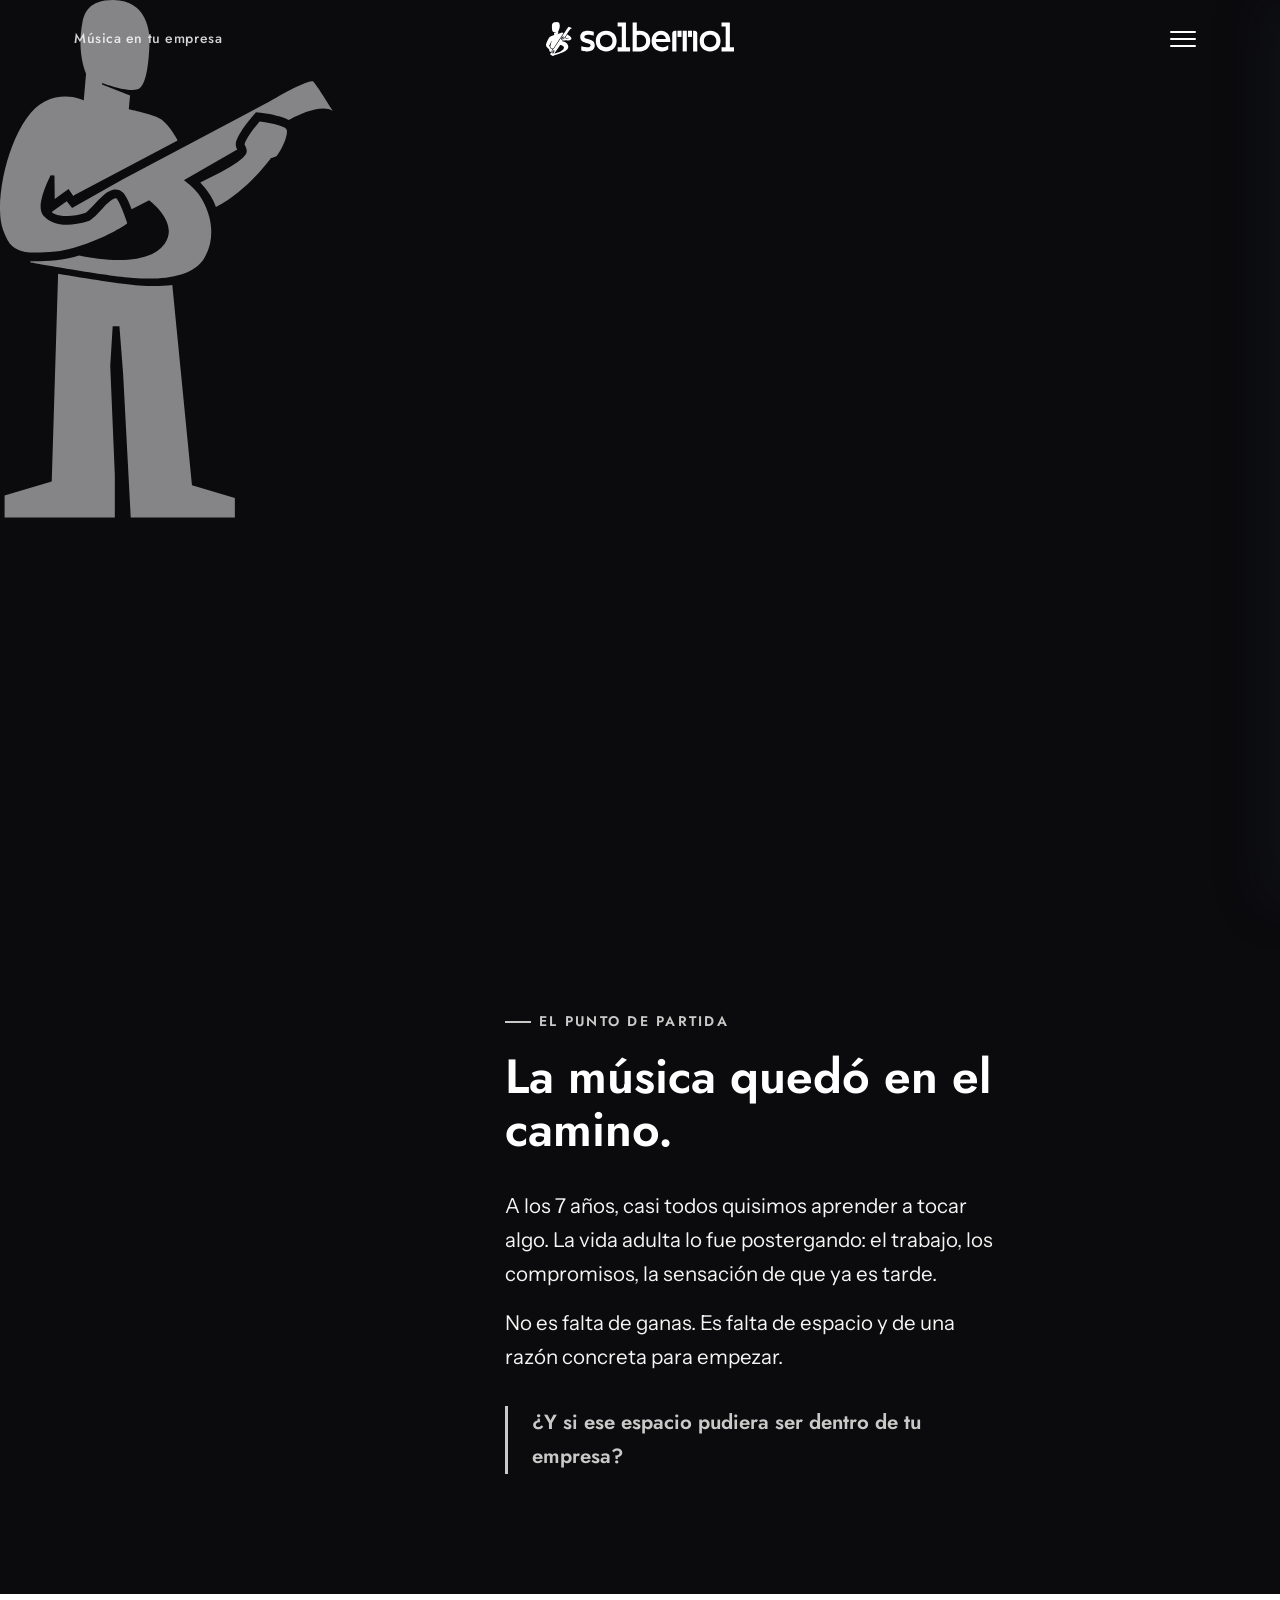
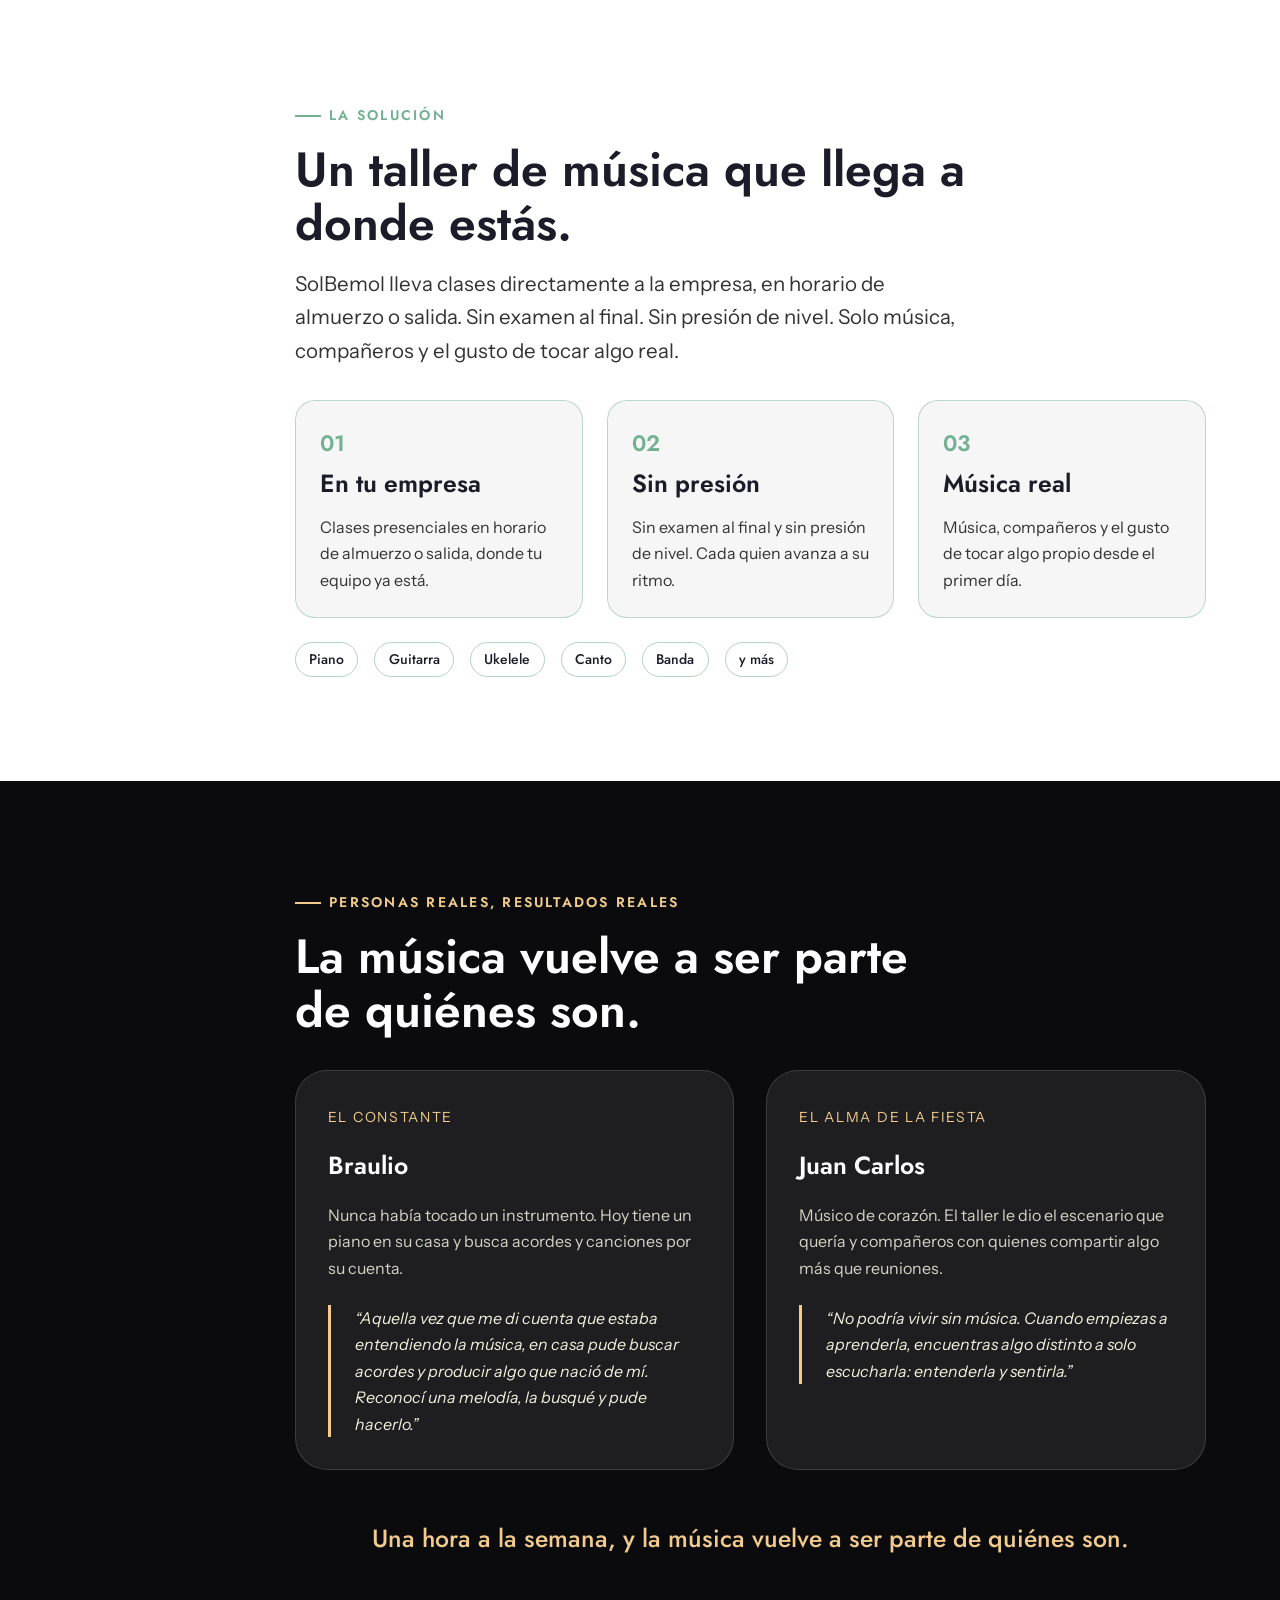
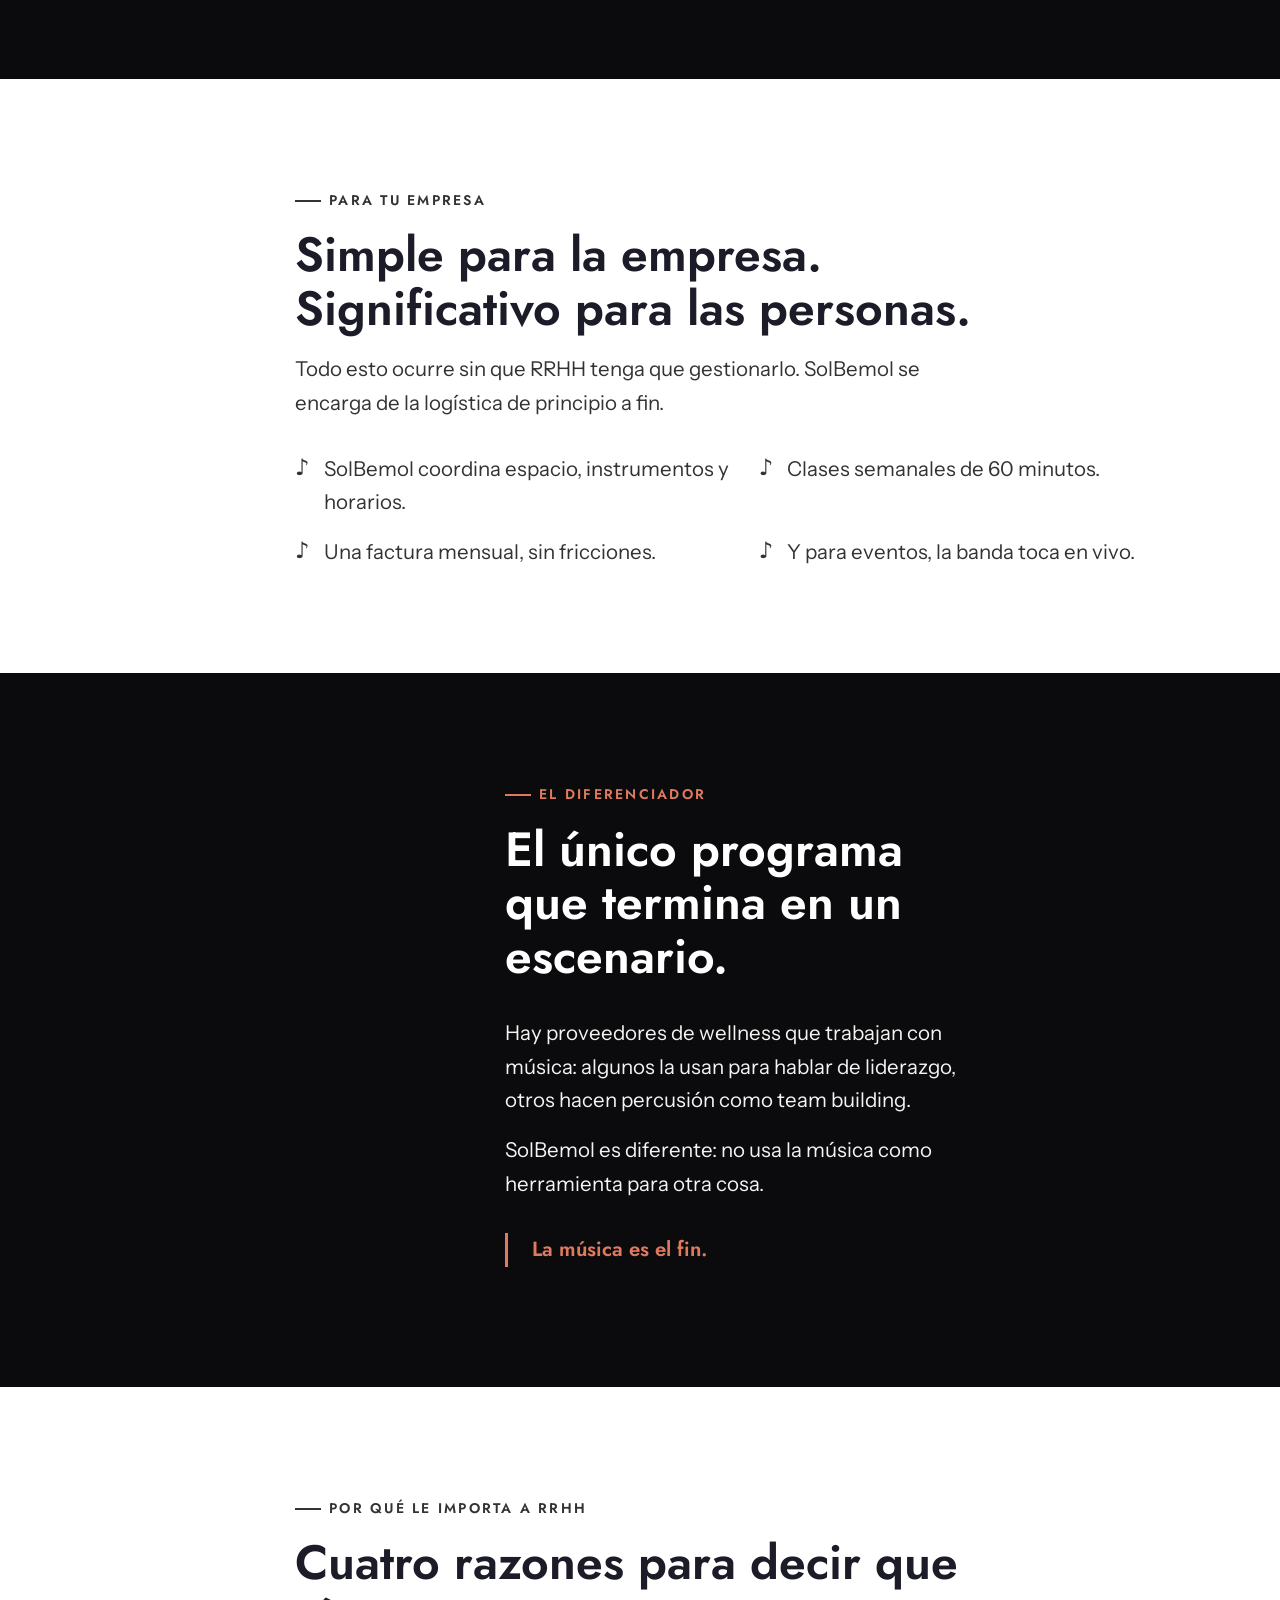
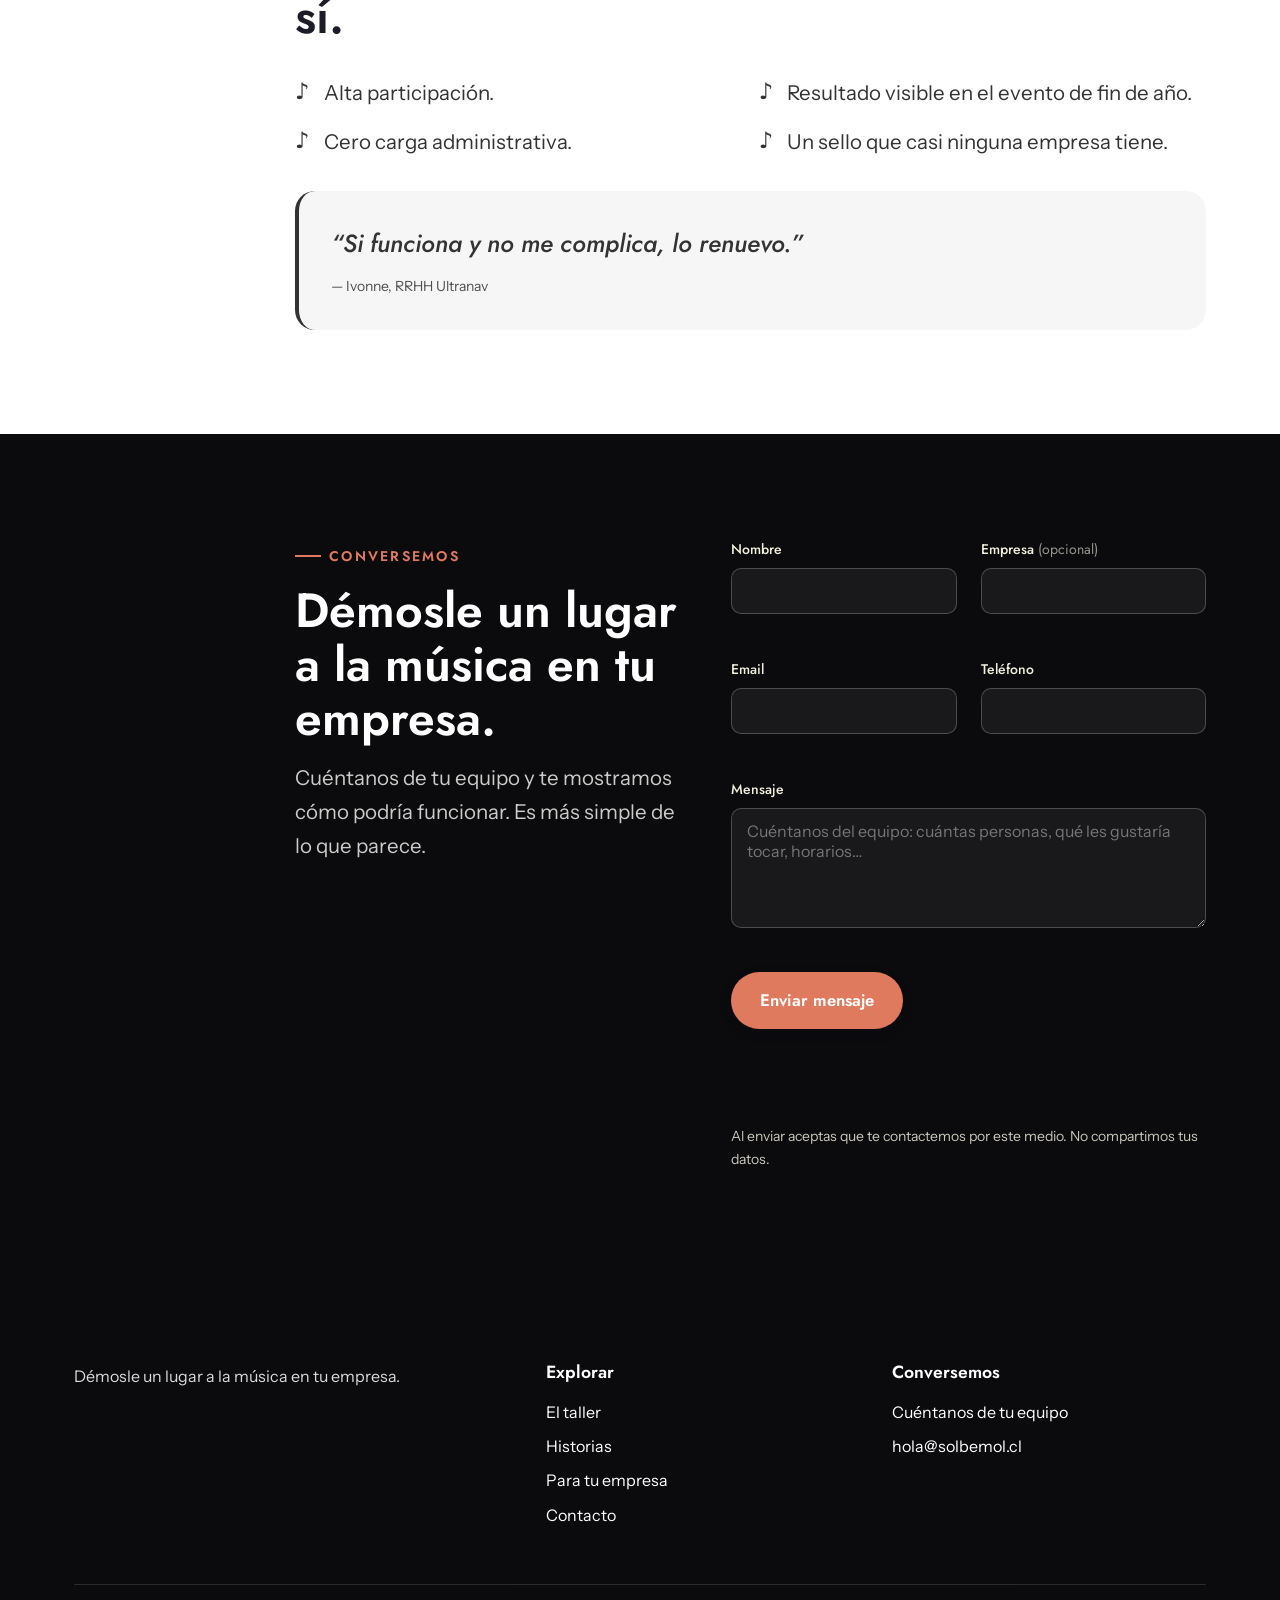
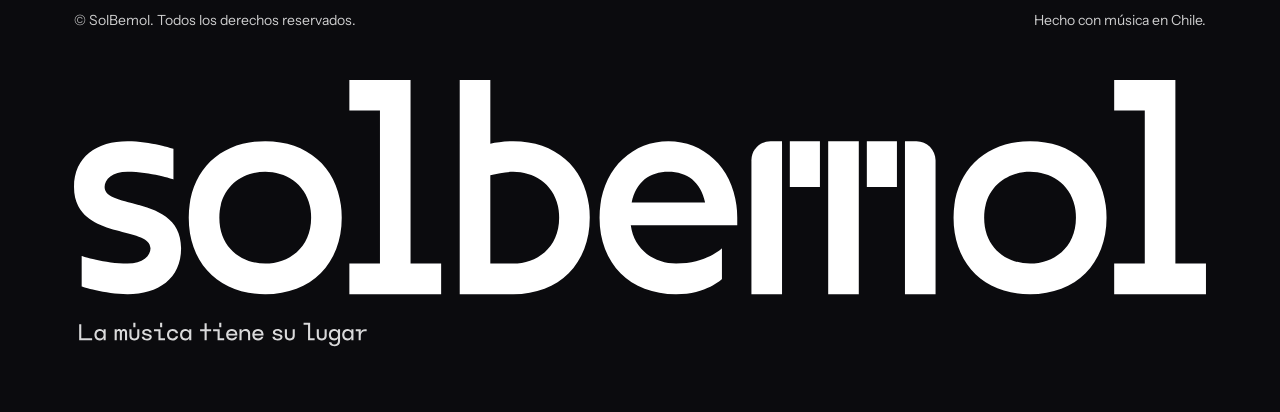
<file: solbemol-web/_archivo-v1/index-figma.html>
<!DOCTYPE html>
<html lang="es">
<head>
  <meta charset="UTF-8">
  <meta name="viewport" content="width=device-width, initial-scale=1.0">

  <!-- ============ SEO BÁSICO ============ -->
  <title>SolBemol — Talleres de música para empresas</title>
  <meta name="description" content="SolBemol lleva talleres de música a tu empresa: clases semanales de 60 minutos, sin exámenes ni presión de nivel, que terminan en un escenario. Bienestar real para tu equipo, sin carga para RRHH.">
  <link rel="canonical" href="https://www.solbemol.cl/">
  <meta name="theme-color" content="#1B1C28">

  <!-- ============ OPEN GRAPH ============ -->
  <meta property="og:type" content="website">
  <meta property="og:locale" content="es_CL">
  <meta property="og:site_name" content="SolBemol">
  <meta property="og:title" content="SolBemol — Talleres de música para empresas">
  <meta property="og:description" content="Clases de música en tu empresa, en horario de almuerzo o salida. Sin presión de nivel. El único programa de bienestar que termina en un escenario.">
  <meta property="og:url" content="https://www.solbemol.cl/">
  <!-- TODO: reemplazar por una imagen social real 1200x630 en assets/og-image.jpg -->
  <meta property="og:image" content="https://www.solbemol.cl/assets/og-image.jpg">
  <meta property="og:image:alt" content="Personas de una empresa tocando música juntas en un taller de SolBemol">

  <!-- ============ TWITTER CARDS ============ -->
  <meta name="twitter:card" content="summary_large_image">
  <meta name="twitter:title" content="SolBemol — Talleres de música para empresas">
  <meta name="twitter:description" content="Clases de música en tu empresa que terminan en un escenario. Alta participación, cero carga para RRHH.">
  <meta name="twitter:image" content="https://www.solbemol.cl/assets/og-image.jpg">

  <!-- ============ FAVICON ============ -->
  <link rel="icon" type="image/svg+xml" href="assets/SVG/Favicon.svg">

  <!-- ============ FUENTES (Google Fonts) ============ -->
  <link rel="preconnect" href="https://fonts.googleapis.com">
  <link rel="preconnect" href="https://fonts.gstatic.com" crossorigin>
  <link href="https://fonts.googleapis.com/css2?family=Instrument+Sans:wght@400;500;600&family=Jost:wght@500;600;700&family=Noto+Music&display=swap" rel="stylesheet">

  <!-- ============ ESTILOS ============ -->
  <link rel="stylesheet" href="css/styles.css?v=13">

  <!-- ============ DATOS ESTRUCTURADOS (Schema.org) ============ -->
  <script type="application/ld+json">
  {
    "@context": "https://schema.org",
    "@type": "Organization",
    "name": "SolBemol",
    "description": "Talleres de música para empresas: clases semanales presenciales que terminan en un escenario, sin carga administrativa para Recursos Humanos.",
    "url": "https://www.solbemol.cl/",
    "logo": "https://www.solbemol.cl/assets/SVG/Logo_negro.svg",
    "image": "https://www.solbemol.cl/assets/og-image.jpg",
    "slogan": "Démosle un lugar a la música en tu empresa.",
    "areaServed": { "@type": "Country", "name": "Chile" },
    "knowsAbout": ["Talleres de música", "Bienestar corporativo", "Piano", "Guitarra", "Ukelele", "Canto", "Banda"],
    "contactPoint": { "@type": "ContactPoint", "contactType": "Ventas", "availableLanguage": ["es"] }
  }
  </script>
<style id="figma-export">
html{scroll-behavior:auto!important}
.reveal{opacity:1!important;transform:none!important;transition:none!important}
.wave-edge{display:none!important}
*{animation:none!important}
</style>
</head>

<body>
  <a class="skip-link" href="#inicio">Saltar al contenido</a>


  <!-- ============================================================
       HEADER — transparente, logo centrado, auto-oculto.
       Reaparece al acercar el mouse al borde superior (ver main.js).
       ============================================================ -->
  <header class="site-header" id="top" data-header>
    <div class="container site-header__inner">
      <span class="site-header__side site-header__side--left">Música en tu empresa</span>

      <a class="site-header__logo" href="#inicio" aria-label="SolBemol — inicio">
        <img src="assets/SVG/logo_blanco.svg" alt="Logotipo de SolBemol" width="180" height="34">
      </a>

      <button class="nav-toggle" aria-label="Abrir menú" aria-expanded="false" aria-controls="primary-nav" data-nav-toggle>
        <span></span><span></span><span></span>
      </button>
    </div>
  </header>

  <!-- Panel de navegación (se abre con la hamburguesa) -->
  <div class="nav-backdrop" data-nav-backdrop hidden></div>
  <nav class="nav" id="primary-nav" aria-label="Navegación principal" data-nav>
    <p class="nav__title">Explorar</p>
    <ul class="nav__list">
      <li><a class="nav__link" href="#inicio">Inicio</a></li>
      <li><a class="nav__link" href="#solucion">El taller</a></li>
      <li><a class="nav__link" href="#historias">Historias</a></li>
      <li><a class="nav__link" href="#empresa">Para tu empresa</a></li>
      <li><a class="nav__link" href="#contacto">Contacto</a></li>
    </ul>
  </nav>

  <main id="inicio">

    <!-- ============================================================
         HERO — atmósfera oscura (imagen) · acento terracota
         ============================================================ -->
    <section class="hero" aria-labelledby="hero-title">
      <div class="hero__bg">
        <!-- Video de fondo servido por Mux (HLS) vía el componente <img src="https://image.mux.com/7Ho8yKtlHPvt02x4MYSXSvAT02b4MHjabpKBWC6hgooK4/thumbnail.jpg?time=1" alt="" style="position:absolute;inset:0;width:100%;height:100%;object-fit:cover">
      </div>
      <div class="hero__overlay"></div>

      <div class="container hero__content">
        <div class="hero__text">
          <span class="hero__eyebrow">Talleres de música para empresas</span>
          <h1 class="hero__title" id="hero-title">
            <span class="hero__line">La música no se fue.</span>
            <span class="hero__line hero__line--accent">Solo le faltaba un lugar.</span>
          </h1>
          <p class="hero__subtitle">Y ese lugar puede estar dentro de tu empresa.<span class="note" aria-hidden="true"> ♪</span></p>
          <div class="hero__actions">
            <a class="btn btn--primary" href="#contacto">Queremos música</a>
            <a class="btn btn--ghost" href="#solucion">Cómo funciona</a>
          </div>
        </div>

        <!-- Pictograma de marca (picto1) incrustado; color por CSS para resaltar -->
        <div class="hero__figure" aria-hidden="true">
          <svg class="hero__picto" xmlns="http://www.w3.org/2000/svg" viewBox="0 0 226.88 352.87" fill="currentColor" aria-hidden="true">
            <g id="txt">
              <g>
                <path d="M117.47,194.25c-3.82.47-8.01.72-12.52.72-3.3,0-6.78-.13-10.41-.39-11.21-.79-35.97-4.76-54.93-7.98l-4.34,141.64-32.14,9.61v15.02h75.14v-29.22l-3.12-74.11,1.67-27.14h4.59l2.51,32.15,5.21,98.32h70.97v-13.35l-29.22-8.77-13.41-136.5Z"/>
                <path d="M213.24,55.41c-.14-.03-.3-.04-.47-.04-5.96,0-30.66,14.76-30.66,14.76l-98.28,52.15-34.69,19.54-3.65-4.63-10.24,7.33h0c.33.46,2.71,2.75,10.69,2.75,3.69,0,7.86-.73,12.4-2.17,1.29-.79,4.77-4.22,7.6-7.5l.04-.04.03-.04c.07-.07,1.65-1.84,3.6-3.61,3.65-3.31,6.38-4.73,9.14-4.73,2.03,0,3.89.81,5.24,2.27,1.93,2.1,4,6.67,5.75,11.17l11.94-6.05s20.95,15.49,10.47,29.71c-6.15,8.35-18.17,10.98-30.86,10.98-9.46,0-19.3-1.46-27.35-3.1-5.41,1.64-10.78,2.83-15.66,3.27-5.72.52-10.11.76-13.82.76-1.38,0-2.68-.04-3.91-.12l.44.86s52.22,9.35,69.92,10.61c3.42.24,6.86.38,10.25.38,16.46,0,31.82-3.3,38.24-14.25,5.03-8.59,5.47-17.93,3.64-26.24-.08-.35-.16-.71-.24-1.06-.01-.03-.02-.07-.03-.1-1.59-6.38-4.47-12.08-7.56-16.25-3.02-3.68-5.84-5.97-5.9-6.01l-2.19-1.77c-.18-.15-.36-.29-.53-.42-.09-.07-.18-.14-.26-.21-.18-.14-.34-.27-.48-.38-.07-.06-.14-.11-.19-.15-.22-.17-.34-.27-.34-.27l36.41-20.84c-.5-1.05-1.06-2.24-1-3.54.28-6.33,10.69-18.39,12.78-20.75l1.01-1.15,1.53.15c3.84.39,14.71,1.74,20.79,5.18l1.65-.94c5.16-2.7,14.56-6.91,21.89-6.91,2.49,0,4.74.49,6.5,1.68-5.24-8.48-12.44-19.81-13.64-20.28Z"/>
                <path d="M46.75,128.91l3.37,4.46.36-.19-3.73-4.27Z"/>
                <path d="M86.37,151.05c.23.71.37,1.13.37,1.13-4.91,3.94-19.08,11.33-33.08,15.78-4.34,1.38-8.67,2.48-12.69,3.1-1.11.17-2.19.31-3.24.4-5.25.47-9.61.73-13.27.73-2.77,0-5.14-.15-7.18-.46-3.81-.59-6.5-1.75-8.61-3.62-2.78-2.43-4.53-6.08-6.51-11.2-7.6-19.74,5.52-76.49,28.39-87.78,5.03-2.48,9.81-3.29,13.9-3.29,7.49,0,12.64,2.7,12.64,2.7l1.58-18.29s-6.54-14.14-2.48-34.93c1.24-6.37,4.36-15.32,20.95-15.32,26.08,0,24.79,27.94,24.79,27.94,0,0-.04,27.38-6.73,32.24-1.14.83-2.9,1.16-4.98,1.16-7.95,0-20.51-4.78-20.51-4.78l-.14,1.03,19.1,7.49-.88,9.4s17.34,3.5,22.03,6.86c.99.71,1.94,1.55,2.85,2.47,4.55,4.57,7.94,10.97,8.42,11.9l-70.61,37.47-3.73-4.27-4.76,3.4-4.67,3.34-.19-15.96-2.57-.27s-7.66,14.59-6.78,23.07c.14,1.35.49,2.54,1.12,3.5.42.63.95,1.29,1.61,1.93h0c2.77,2.75,7.75,5.35,15.43,5.35,4.05,0,8.86-.72,14.5-2.54,2.92-.94,10.04-9.21,10.04-9.21,0,0,5.68-6.34,8.27-6.34.33,0,.61.1.82.33,1.4,1.53,3.27,5.95,4.75,9.86.88,2.31,1.62,4.44,2.05,5.68Z"/>
                <polygon points="50.48 133.18 50.12 133.37 46.75 128.91 50.48 133.18"/>
                <path d="M188.4,106.46c-.45.25-1.66.71-2.68,1.01l-.99.28-.6.83c-.18.24-16.5,22.43-36.94,32.49-1.75-5.43-4.99-10.13-7.94-13.59-.01-.02-.03-.04-.05-.06-.88-1.14-1.78-2.17-2.66-3.08l14.26-7.13h.03c4.12-2.12,13.36-7.17,16.37-11.47h.01c.3-.43.54-.86.71-1.27.75-1.85-.09-3.63-.76-5.06-.06-.13-.14-.28-.21-.43-.08-.18-.16-.36-.21-.49.37-2.79,5.35-9.95,10.25-15.67,5.05.6,9.92,1.63,13.39,2.74,2.61.84,4.42,1.73,4.89,2.52.21.35.32.82.36,1.39.26,4.05-3.62,12.92-7.23,16.99Z"/>
              </g>
            </g>
          </svg>
        </div>
      </div>
    </section>

    <!-- ============================================================
         CINTA REACTIVA DE MARCA — onda vertical fija al borde
         izquierdo que se activa con el scroll. Empieza justo aquí
         (el hero esconde el arranque de la animación) y termina al
         cerrar "contacto" (el footer esconde el final). Ver
         js/main.js y css/styles.css, sección "CINTA REACTIVA".
         ============================================================ -->
    <div class="wave-scope" data-wave-scope>
      <div class="wave-edge" aria-hidden="true">
        <div class="wave-edge__line"></div>
        <div class="wave-edge__track" data-wave-track></div>
      </div>

    <!-- ============================================================
         PROBLEMA (HUMANO) — atmósfera blanca · sin acento cromático
         ============================================================ -->
    <section class="section atmos-ink accent-none" id="problema" aria-labelledby="problema-title">
      <div class="container container--narrow reveal">
        <div class="section__head">
          <span class="section__eyebrow">El punto de partida</span>
          <h2 class="section__title" id="problema-title">La música quedó en el camino.</h2>
        </div>
        <div class="prose">
          <p>A los 7 años, casi todos quisimos aprender a tocar algo. La vida adulta lo fue postergando: el trabajo, los compromisos, la sensación de que ya es tarde.</p>
          <p>No es falta de ganas. Es falta de espacio y de una razón concreta para empezar.</p>
          <p class="pivot">¿Y si ese espacio pudiera ser dentro de tu empresa?</p>
        </div>
      </div>
    </section>

    <!-- ============================================================
         SOLUCIÓN — atmósfera crema · acento salvia
         ============================================================ -->
    <section class="section atmos-cream accent-salvia" id="solucion" aria-labelledby="solucion-title">
      <div class="container reveal">
        <div class="section__head">
          <span class="section__eyebrow">La solución</span>
          <h2 class="section__title" id="solucion-title">Un taller de música que llega a donde estás.</h2>
          <p class="section__intro">SolBemol lleva clases directamente a la empresa, en horario de almuerzo o salida. Sin examen al final. Sin presión de nivel. Solo música, compañeros y el gusto de tocar algo real.</p>
        </div>

        <div class="grid-features">
          <div class="feature">
            <div class="feature__num">01</div>
            <h3>En tu empresa</h3>
            <p>Clases presenciales en horario de almuerzo o salida, donde tu equipo ya está.</p>
          </div>
          <div class="feature">
            <div class="feature__num">02</div>
            <h3>Sin presión</h3>
            <p>Sin examen al final y sin presión de nivel. Cada quien avanza a su ritmo.</p>
          </div>
          <div class="feature">
            <div class="feature__num">03</div>
            <h3>Música real</h3>
            <p>Música, compañeros y el gusto de tocar algo propio desde el primer día.</p>
          </div>
        </div>

        <ul class="chips" aria-label="Instrumentos disponibles">
          <li>Piano</li><li>Guitarra</li><li>Ukelele</li><li>Canto</li><li>Banda</li><li>y más</li>
        </ul>
      </div>
    </section>

    <!-- ============================================================
         HISTORIAS (personas reales) — atmósfera índigo · acento arena
         ============================================================ -->
    <section class="section atmos-indigo accent-arena" id="historias" aria-labelledby="historias-title">
      <div class="container reveal">
        <div class="section__head">
          <span class="section__eyebrow">Personas reales, resultados reales</span>
          <h2 class="section__title" id="historias-title">La música vuelve a ser parte de quiénes son.</h2>
        </div>

        <div class="stories">
          <article class="story">
            <span class="story__tag">El constante</span>
            <p class="story__name">Braulio</p>
            <p class="story__intro">Nunca había tocado un instrumento. Hoy tiene un piano en su casa y busca acordes y canciones por su cuenta.</p>
            <blockquote>“Aquella vez que me di cuenta que estaba entendiendo la música, en casa pude buscar acordes y producir algo que nació de mí. Reconocí una melodía, la busqué y pude hacerlo.”</blockquote>
          </article>

          <article class="story">
            <span class="story__tag">El alma de la fiesta</span>
            <p class="story__name">Juan Carlos</p>
            <p class="story__intro">Músico de corazón. El taller le dio el escenario que quería y compañeros con quienes compartir algo más que reuniones.</p>
            <blockquote>“No podría vivir sin música. Cuando empiezas a aprenderla, encuentras algo distinto a solo escucharla: entenderla y sentirla.”</blockquote>
          </article>
        </div>

        <p class="stories-close">Una hora a la semana, y la música vuelve a ser parte de quiénes son.</p>
      </div>
    </section>

    <!-- ============================================================
         PUENTE A LA EMPRESA (bisagra) — atmósfera blanca · sin acento
         ============================================================ -->
    <section class="section atmos-white accent-none" id="empresa" aria-labelledby="empresa-title">
      <div class="container reveal">
        <div class="section__head">
          <span class="section__eyebrow">Para tu empresa</span>
          <h2 class="section__title" id="empresa-title">Simple para la empresa. Significativo para las personas.</h2>
          <p class="section__intro">Todo esto ocurre sin que RRHH tenga que gestionarlo. SolBemol se encarga de la logística de principio a fin.</p>
        </div>

        <ul class="checklist">
          <li>SolBemol coordina espacio, instrumentos y horarios.</li>
          <li>Clases semanales de 60 minutos.</li>
          <li>Una factura mensual, sin fricciones.</li>
          <li>Y para eventos, la banda toca en vivo.</li>
        </ul>
      </div>
    </section>

    <!-- ============================================================
         DIFERENCIADOR — atmósfera negra (tinta) · acento terracota
         ============================================================ -->
    <section class="section atmos-ink accent-terracota" id="diferenciador" aria-labelledby="dif-title">
      <div class="container container--narrow reveal">
        <div class="section__head">
          <span class="section__eyebrow">El diferenciador</span>
          <h2 class="section__title" id="dif-title">El único programa que termina en un escenario.</h2>
        </div>
        <div class="prose">
          <p>Hay proveedores de wellness que trabajan con música: algunos la usan para hablar de liderazgo, otros hacen percusión como team building.</p>
          <p>SolBemol es diferente: no usa la música como herramienta para otra cosa.</p>
          <p class="pivot">La música es el fin.</p>
        </div>
      </div>
    </section>

    <!-- ============================================================
         POR QUÉ LE IMPORTA A RRHH — atmósfera crema · sin acento
         ============================================================ -->
    <section class="section atmos-cream accent-none" id="rrhh" aria-labelledby="rrhh-title">
      <div class="container reveal">
        <div class="section__head">
          <span class="section__eyebrow">Por qué le importa a RRHH</span>
          <h2 class="section__title" id="rrhh-title">Cuatro razones para decir que sí.</h2>
        </div>

        <ul class="checklist">
          <li>Alta participación.</li>
          <li>Resultado visible en el evento de fin de año.</li>
          <li>Cero carga administrativa.</li>
          <li>Un sello que casi ninguna empresa tiene.</li>
        </ul>

        <figure class="pullquote">
          <p>“Si funciona y no me complica, lo renuevo.”</p>
          <cite>— Ivonne, RRHH Ultranav</cite>
        </figure>
      </div>
    </section>

    <!-- ============================================================
         CIERRE + FORMULARIO — atmósfera índigo · acento terracota
         ============================================================ -->
    <section class="section atmos-indigo accent-terracota" id="contacto" aria-labelledby="contacto-title">
      <div class="container contact-grid reveal">
        <div class="contact-intro">
          <span class="section__eyebrow">Conversemos</span>
          <h2 class="section__title" id="contacto-title">Démosle un lugar a la música en tu empresa.</h2>
          <p class="section__intro">Cuéntanos de tu equipo y te mostramos cómo podría funcionar. Es más simple de lo que parece.</p>
        </div>

        <!-- El envío real de correo se conecta en WordPress vía WP Mail SMTP.
             Aquí solo hay validación de front (ver js/main.js y README). -->
        <form class="form" id="contact-form" novalidate>
          <div class="form__row form__row--2">
            <div class="field">
              <label for="nombre">Nombre</label>
              <input type="text" id="nombre" name="nombre" autocomplete="name" required>
              <span class="field__error" data-error-for="nombre"></span>
            </div>
            <div class="field">
              <label for="empresa">Empresa <span class="opt">(opcional)</span></label>
              <input type="text" id="empresa" name="empresa" autocomplete="organization">
              <span class="field__error" data-error-for="empresa"></span>
            </div>
          </div>

          <div class="form__row form__row--2">
            <div class="field">
              <label for="email">Email</label>
              <input type="email" id="email" name="email" autocomplete="email" required>
              <span class="field__error" data-error-for="email"></span>
            </div>
            <div class="field">
              <label for="telefono">Teléfono</label>
              <input type="tel" id="telefono" name="telefono" autocomplete="tel" inputmode="tel" required>
              <span class="field__error" data-error-for="telefono"></span>
            </div>
          </div>

          <div class="field">
            <label for="mensaje">Mensaje</label>
            <textarea id="mensaje" name="mensaje" rows="4" required placeholder="Cuéntanos del equipo: cuántas personas, qué les gustaría tocar, horarios…"></textarea>
            <span class="field__error" data-error-for="mensaje"></span>
          </div>

          <button type="submit" class="btn btn--primary form__submit">Enviar mensaje</button>
          <p class="form__status" id="form-status" role="status" aria-live="polite"></p>
          <p class="form__note">Al enviar aceptas que te contactemos por este medio. No compartimos tus datos.</p>
        </form>
      </div>
    </section>

    </div><!-- /.wave-scope -->

  </main>

  <!-- ============================================================
       FOOTER — (pendiente de rediseño; se deja como está por ahora)
       ============================================================ -->
  <footer class="site-footer">
    <div class="container">
      <div class="site-footer__grid">
        <div class="site-footer__brand">
          <p class="site-footer__tagline">Démosle un lugar a la música en tu empresa.</p>
        </div>

        <nav aria-label="Navegación del pie de página">
          <h3>Explorar</h3>
          <ul class="site-footer__links">
            <li><a href="#solucion">El taller</a></li>
            <li><a href="#historias">Historias</a></li>
            <li><a href="#empresa">Para tu empresa</a></li>
            <li><a href="#contacto">Contacto</a></li>
          </ul>
        </nav>

        <div>
          <h3>Conversemos</h3>
          <ul class="site-footer__links">
            <li><a href="#contacto">Cuéntanos de tu equipo</a></li>
            <li><a href="mailto:hola@solbemol.cl">hola@solbemol.cl</a></li>
          </ul>
        </div>
      </div>

      <div class="site-footer__bottom">
        <span>&copy; <span id="year"></span> SolBemol. Todos los derechos reservados.</span>
        <span>Hecho con música en Chile.</span>
      </div>
    <!-- Logotipo grande de cierre (footer con logo protagonista) -->
        <div class="site-footer__wordmark">
      <svg class="site-footer__wordmark-svg" xmlns="http://www.w3.org/2000/svg" viewBox="0 0 655.87 130" fill="currentColor" role="img" aria-label="SolBemol"><g>
          <g>
            <path d="M31.02,124.09c-13.3,0-26.59-4.43-26.59-4.43v-17.73s13.3,4.43,26.59,4.43c8.86,0,13.29-4.43,13.29-8.86,0-13.3-44.32-4.43-44.32-35.45,0-17.73,13.29-26.59,31.02-26.59,13.29,0,26.59,4.43,26.59,4.43v17.73s-13.3-4.43-26.59-4.43c-8.86,0-13.3,4.43-13.3,8.86,0,13.29,44.32,4.43,44.32,35.45,0,17.73-13.29,26.59-31.02,26.59Z"/>
            <path d="M155.11,79.77c0,26.59-17.73,44.32-44.32,44.32s-44.32-17.73-44.32-44.32,17.73-44.32,44.32-44.32,44.32,17.73,44.32,44.32ZM84.2,79.77c0,17.73,13.3,26.59,26.59,26.59s26.59-8.86,26.59-26.59-13.3-26.59-26.59-26.59-26.59,8.86-26.59,26.59Z"/>
            <path d="M212.71,106.37v17.73h-53.18v-17.73h17.73V17.73h-17.73V0h35.45v106.37h17.73Z"/>
            <path d="M298.82,79.77c0,26.59-17.73,44.32-44.32,44.32h-31.02V0h17.73v36.87c3.55-.71,8.15-1.42,13.3-1.42,26.59,0,44.32,17.73,44.32,44.32ZM281.09,79.77c0-17.73-13.3-26.59-26.59-26.59-4.08,0-9.04.89-13.3,1.95v51.24h13.3c13.29,0,26.59-8.86,26.59-26.59Z"/>
            <path d="M384.28,84.21h-61.69c1.95,14.71,14.18,22.16,26.23,22.16,17.73,0,26.59-8.86,26.59-8.86v17.73s-8.86,8.86-26.59,8.86c-26.59,0-44.32-17.73-44.32-44.32s17.73-44.32,39.89-44.32,39.89,17.73,39.89,44.32v4.43ZM323.12,70.91h42.54c-2.48-11.88-10.46-17.73-21.27-17.73s-18.79,5.85-21.27,17.73Z"/>
            <path d="M598.26,79.77c0,26.59-17.73,44.32-44.32,44.32s-44.32-17.73-44.32-44.32,17.73-44.32,44.32-44.32,44.32,17.73,44.32,44.32ZM527.35,79.77c0,17.73,13.29,26.59,26.59,26.59s26.59-8.86,26.59-26.59-13.29-26.59-26.59-26.59-26.59,8.86-26.59,26.59Z"/>
            <path d="M655.87,106.37v17.73h-53.18v-17.73h17.73V17.73h-17.73V0h35.46v106.37h17.73Z"/>
            <path d="M410.23,35.45v88.64h-17.73V46.53c0-6.12,4.96-11.08,11.08-11.08h6.65Z"/>
            <path d="M432.19,35.45v26.59h-17.44v-26.59h17.44Z"/>
            <path d="M476.81,35.45v26.59h-17.44v-26.59h17.44Z"/>
            <path d="M454.71,35.45v88.64h-17.73V35.45h17.73Z"/>
            <path d="M499.19,46.53v77.56h-17.73V35.45h6.65c6.12,0,11.08,4.96,11.08,11.08Z"/>
            
          </g>
        </g></svg>
      <div class="site-footer__tagline">
        <svg class="site-footer__tagline-svg" xmlns="http://www.w3.org/2000/svg" viewBox="0 148 452 41" fill="currentColor" aria-hidden="true"><path d="M7.73,176.93v-23.94h3.19v20.84h16.34v3.11H7.73Z"/>
                <path d="M38.68,177.26c-1.58,0-2.98-.36-4.18-1.08-1.2-.72-2.13-1.72-2.8-3.01-.66-1.29-1-2.79-1-4.5s.33-3.22,1-4.51c.66-1.28,1.6-2.29,2.8-3,1.2-.72,2.59-1.08,4.18-1.08s2.77.33,3.81,1c1.04.66,1.82,1.63,2.36,2.91.54,1.27.81,2.84.81,4.68s-.27,3.39-.81,4.67c-.54,1.28-1.32,2.25-2.36,2.92-1.04.66-2.31,1-3.81,1ZM39.22,174.28c1.61,0,2.9-.51,3.87-1.53s1.45-2.38,1.45-4.07c0-1.13-.22-2.12-.66-2.95-.44-.84-1.06-1.48-1.85-1.94-.8-.46-1.73-.69-2.81-.69s-2.02.23-2.82.69c-.8.46-1.41,1.11-1.85,1.94s-.66,1.82-.66,2.95.22,2.11.66,2.95,1.06,1.49,1.86,1.96c.8.46,1.74.7,2.81.7ZM44.54,176.93v-16.47h3.14v16.47h-3.14Z"/>
                <path d="M61.19,176.93v-16.47h3.16v2.27c.28-.84.73-1.49,1.34-1.94.61-.45,1.34-.68,2.19-.68,1.68,0,2.83.89,3.44,2.68.39-.88.92-1.55,1.58-2,.66-.45,1.48-.68,2.45-.68,1.47,0,2.6.48,3.4,1.44.8.96,1.2,2.31,1.2,4.05v11.33h-3.15v-11.2c0-.84-.18-1.49-.54-1.94-.36-.45-.89-.68-1.6-.68-.66,0-1.21.21-1.66.63-.45.42-.75,1.13-.89,2.12v11.06h-3.06v-11.2c0-.84-.18-1.49-.53-1.94-.36-.45-.87-.68-1.55-.68-.72,0-1.32.23-1.78.7-.46.47-.75,1.21-.84,2.23v10.89h-3.16Z"/>
                <path d="M90.9,177.25c-1.54,0-2.88-.29-3.99-.86-1.12-.57-1.98-1.38-2.59-2.43-.61-1.05-.91-2.3-.91-3.76v-9.74h3.16v9.26c0,1.46.36,2.58,1.09,3.37s1.81,1.19,3.25,1.19,2.51-.4,3.24-1.19c.73-.79,1.1-1.91,1.1-3.37v-9.26h3.15v9.74c0,1.46-.3,2.71-.91,3.76-.61,1.05-1.47,1.86-2.59,2.43-1.12.57-2.46.86-4,.86ZM89.32,157.45v-6.9h3.19v6.9h-3.19Z"/>
                <path d="M110.03,177.26c-1.52,0-2.88-.23-4.06-.69-1.18-.46-2.13-1.11-2.84-1.95s-1.11-1.84-1.21-2.99h3.47c.15.95.63,1.68,1.44,2.2.81.52,1.89.78,3.24.78,1.2,0,2.15-.2,2.85-.61s1.05-.96,1.05-1.68c0-.66-.28-1.16-.84-1.5-.56-.33-1.29-.57-2.19-.72l-3.24-.51c-1.51-.24-2.73-.75-3.64-1.53-.91-.78-1.37-1.82-1.37-3.13,0-1.44.63-2.61,1.88-3.51,1.25-.9,2.92-1.36,5-1.36,1.4,0,2.63.21,3.71.64,1.07.43,1.93,1.03,2.58,1.82.64.79,1.02,1.73,1.11,2.83h-3.47c-.11-.82-.51-1.47-1.22-1.95s-1.63-.72-2.78-.72-1.99.2-2.62.61-.95.93-.95,1.57.24,1.07.71,1.39,1.11.55,1.91.69l3.25.56c1.8.29,3.15.83,4.06,1.6.91.77,1.36,1.79,1.36,3.06,0,1.52-.64,2.75-1.93,3.68-1.28.93-3.04,1.39-5.25,1.39Z"/>
                <path d="M127.2,176.93v-13.48h-6.74v-2.99h9.91v13.48h6.75v2.99h-9.92ZM129.64,157.45v-6.9h3.2v6.9h-3.2Z"/>
                <path d="M148.66,177.26c-1.71,0-3.21-.36-4.5-1.09-1.29-.73-2.3-1.73-3.02-3.02-.72-1.28-1.08-2.78-1.08-4.48s.36-3.21,1.08-4.49,1.73-2.29,3.02-3.01c1.29-.72,2.79-1.08,4.5-1.08,1.46,0,2.75.27,3.9.8,1.14.53,2.08,1.27,2.82,2.22.74.95,1.21,2.07,1.43,3.36h-3.49c-.27-1.05-.82-1.87-1.65-2.47s-1.83-.9-3.01-.9c-1.09,0-2.05.23-2.86.69s-1.44,1.11-1.89,1.94c-.45.84-.67,1.82-.67,2.95s.22,2.11.67,2.95c.45.84,1.08,1.49,1.89,1.96.81.46,1.76.7,2.86.7,1.18,0,2.19-.31,3.02-.92.83-.62,1.38-1.46,1.66-2.52h3.47c-.22,1.29-.69,2.42-1.42,3.39-.73.97-1.67,1.72-2.82,2.25-1.15.53-2.45.8-3.91.8Z"/>
                <path d="M167.73,177.26c-1.58,0-2.98-.36-4.18-1.08-1.2-.72-2.13-1.72-2.8-3.01-.66-1.29-1-2.79-1-4.5s.33-3.22,1-4.51c.66-1.28,1.6-2.29,2.8-3,1.2-.72,2.59-1.08,4.18-1.08s2.77.33,3.81,1c1.04.66,1.82,1.63,2.36,2.91.54,1.27.81,2.84.81,4.68s-.27,3.39-.81,4.67c-.54,1.28-1.32,2.25-2.36,2.92-1.04.66-2.31,1-3.81,1ZM168.27,174.28c1.61,0,2.9-.51,3.87-1.53s1.45-2.38,1.45-4.07c0-1.13-.22-2.12-.66-2.95-.44-.84-1.06-1.48-1.85-1.94-.8-.46-1.73-.69-2.81-.69s-2.02.23-2.82.69c-.8.46-1.41,1.11-1.85,1.94s-.66,1.82-.66,2.95.22,2.11.66,2.95,1.06,1.49,1.86,1.96c.8.46,1.74.7,2.81.7ZM173.59,176.93v-16.47h3.14v16.47h-3.14Z"/>
                <path d="M196.73,176.93v-13.48h-6.74v-2.99h6.74v-9.07h3.17v9.07h6.75v2.99h-6.75v13.48h-3.17Z"/>
                <path d="M216.33,176.93v-13.48h-6.74v-2.99h9.91v13.48h6.75v2.99h-9.92ZM218.78,157.45v-6.9h3.2v6.9h-3.2Z"/>
                <path d="M237.87,177.26c-1.74,0-3.26-.35-4.56-1.06-1.31-.71-2.32-1.7-3.03-2.97-.72-1.27-1.08-2.76-1.08-4.46s.36-3.23,1.09-4.53c.73-1.3,1.74-2.32,3.04-3.05,1.3-.73,2.8-1.1,4.5-1.1s3.11.36,4.36,1.08,2.21,1.74,2.91,3.04c.69,1.3,1.04,2.82,1.04,4.55v1.07h-14.8v-2.56h13.06l-1.26.76c-.13-1.54-.67-2.77-1.63-3.69-.96-.92-2.19-1.38-3.69-1.38-1.12,0-2.1.24-2.93.71-.83.47-1.48,1.14-1.93,2-.46.86-.69,1.88-.69,3.05s.23,2.15.68,3c.45.85,1.1,1.51,1.94,1.97.84.46,1.83.7,2.96.7s2.11-.23,2.94-.7c.83-.46,1.43-1.16,1.82-2.07h3.31c-.56,1.75-1.55,3.13-2.97,4.13-1.43,1.01-3.12,1.51-5.07,1.51Z"/>
                <path d="M249.33,176.93v-16.47h3.16v3.12c.39-1.11,1.11-1.97,2.16-2.57,1.05-.6,2.31-.9,3.77-.9,2.21,0,3.93.6,5.17,1.8,1.24,1.2,1.85,2.86,1.85,4.98v10.04h-3.15v-9.22c0-1.45-.38-2.57-1.14-3.39-.76-.81-1.91-1.22-3.43-1.22-.88,0-1.7.16-2.46.48-.76.32-1.39.84-1.89,1.56-.5.72-.79,1.66-.88,2.84v8.94h-3.16Z"/>
                <path d="M277.34,177.26c-1.74,0-3.26-.35-4.56-1.06-1.31-.71-2.32-1.7-3.03-2.97s-1.08-2.76-1.08-4.46.36-3.23,1.09-4.53c.73-1.3,1.74-2.32,3.04-3.05,1.3-.73,2.8-1.1,4.5-1.1s3.11.36,4.36,1.08,2.21,1.74,2.91,3.04c.69,1.3,1.04,2.82,1.04,4.55v1.07h-14.8v-2.56h13.06l-1.26.76c-.13-1.54-.67-2.77-1.63-3.69-.96-.92-2.19-1.38-3.69-1.38-1.12,0-2.1.24-2.93.71-.83.47-1.48,1.14-1.93,2-.46.86-.69,1.88-.69,3.05s.23,2.15.68,3c.45.85,1.1,1.51,1.94,1.97.84.46,1.83.7,2.96.7s2.11-.23,2.94-.7c.83-.46,1.43-1.16,1.82-2.07h3.31c-.56,1.75-1.55,3.13-2.97,4.13-1.43,1.01-3.12,1.51-5.07,1.51Z"/>
                <path d="M307.01,177.26c-1.52,0-2.88-.23-4.06-.69-1.18-.46-2.13-1.11-2.84-1.95s-1.11-1.84-1.21-2.99h3.47c.15.95.63,1.68,1.44,2.2.81.52,1.89.78,3.24.78,1.2,0,2.15-.2,2.85-.61.7-.41,1.05-.96,1.05-1.68,0-.66-.28-1.16-.84-1.5-.56-.33-1.29-.57-2.19-.72l-3.24-.51c-1.51-.24-2.73-.75-3.64-1.53-.91-.78-1.37-1.82-1.37-3.13,0-1.44.63-2.61,1.88-3.51,1.25-.9,2.92-1.36,5-1.36,1.4,0,2.63.21,3.71.64,1.07.43,1.93,1.03,2.58,1.82.64.79,1.02,1.73,1.11,2.83h-3.47c-.11-.82-.51-1.47-1.22-1.95s-1.63-.72-2.78-.72-1.99.2-2.62.61-.95.93-.95,1.57.24,1.07.71,1.39,1.11.55,1.91.69l3.25.56c1.8.29,3.15.83,4.06,1.6.91.77,1.36,1.79,1.36,3.06,0,1.52-.64,2.75-1.93,3.68-1.28.93-3.04,1.39-5.25,1.39Z"/>
                <path d="M325.18,177.25c-1.54,0-2.88-.29-3.99-.86-1.12-.57-1.98-1.38-2.59-2.43-.61-1.05-.91-2.3-.91-3.76v-9.74h3.16v9.26c0,1.46.36,2.58,1.09,3.37s1.81,1.19,3.25,1.19,2.51-.4,3.24-1.19c.73-.79,1.1-1.91,1.1-3.37v-9.26h3.15v9.74c0,1.46-.3,2.71-.91,3.76-.61,1.05-1.47,1.86-2.59,2.43-1.12.57-2.46.86-4,.86Z"/>
                <path d="M352.68,176.93v-23.39h-6.74v-3h9.91v23.4h6.75v2.99h-9.92Z"/>
                <path d="M373.28,177.25c-1.54,0-2.88-.29-3.99-.86-1.12-.57-1.98-1.38-2.59-2.43-.61-1.05-.91-2.3-.91-3.76v-9.74h3.16v9.26c0,1.46.36,2.58,1.09,3.37s1.81,1.19,3.25,1.19,2.51-.4,3.24-1.19c.73-.79,1.1-1.91,1.1-3.37v-9.26h3.15v9.74c0,1.46-.3,2.71-.91,3.76-.61,1.05-1.47,1.86-2.59,2.43-1.12.57-2.46.86-4,.86Z"/>
                <path d="M392.01,177.26c-1.6,0-3.01-.36-4.21-1.08s-2.14-1.72-2.81-3c-.66-1.28-1-2.79-1-4.51s.33-3.22,1-4.51c.66-1.28,1.6-2.29,2.81-3s2.61-1.08,4.21-1.08c1.51,0,2.79.33,3.84,1,1.05.67,1.84,1.64,2.39,2.92.55,1.27.82,2.83.82,4.67s-.27,3.39-.82,4.67c-.55,1.27-1.34,2.25-2.39,2.92-1.04.67-2.32,1-3.84,1ZM392.58,186.2c-1.47,0-2.8-.25-3.98-.75-1.18-.5-2.14-1.22-2.9-2.15-.76-.93-1.25-2.04-1.47-3.33h3.47c.31,1.08.9,1.94,1.76,2.56.86.62,1.91.93,3.15.93,1.57,0,2.83-.49,3.77-1.47s1.41-2.33,1.41-4.05v-17.47h3.14v17.58c0,1.49-.31,2.86-.92,4.1s-1.54,2.22-2.78,2.96c-1.24.74-2.79,1.11-4.65,1.11ZM392.51,174.28c1.07,0,2.01-.23,2.81-.7.8-.46,1.41-1.12,1.85-1.96.44-.84.66-1.82.66-2.95s-.22-2.12-.66-2.95c-.44-.84-1.06-1.48-1.85-1.94-.8-.46-1.73-.69-2.81-.69s-2.02.23-2.82.69c-.8.46-1.41,1.11-1.85,1.94s-.66,1.82-.66,2.95.22,2.11.66,2.95,1.06,1.49,1.86,1.96c.8.46,1.74.7,2.81.7Z"/>
                <path d="M412.11,177.26c-1.58,0-2.98-.36-4.18-1.08-1.2-.72-2.13-1.72-2.8-3.01-.66-1.29-1-2.79-1-4.5s.33-3.22,1-4.51c.66-1.28,1.6-2.29,2.8-3,1.2-.72,2.59-1.08,4.18-1.08s2.77.33,3.81,1c1.04.66,1.82,1.63,2.36,2.91.54,1.27.81,2.84.81,4.68s-.27,3.39-.81,4.67c-.54,1.28-1.32,2.25-2.36,2.92-1.04.66-2.31,1-3.81,1ZM412.66,174.28c1.61,0,2.9-.51,3.87-1.53.97-1.02,1.45-2.38,1.45-4.07,0-1.13-.22-2.12-.66-2.95-.44-.84-1.06-1.48-1.85-1.94-.8-.46-1.73-.69-2.81-.69s-2.02.23-2.82.69c-.8.46-1.41,1.11-1.85,1.94-.44.84-.66,1.82-.66,2.95s.22,2.11.66,2.95,1.06,1.49,1.86,1.96c.8.46,1.74.7,2.81.7ZM417.97,176.93v-16.47h3.14v16.47h-3.14Z"/>
                <path d="M428.95,176.93v-13.48h-4.38v-2.99h7.55v4.72c.33-1.51,1.08-2.68,2.26-3.49,1.17-.82,2.64-1.22,4.41-1.22h2.21v3.11h-2.78c-1.05,0-2.03.23-2.93.7-.9.46-1.63,1.18-2.2,2.15s-.89,2.23-.97,3.79v6.73h-3.17Z"/></svg>
      </div>
    </div>
    </div>
  </footer>

  <!-- Componente web de Mux para el video de fondo -->
  </body>
</html>
</file>
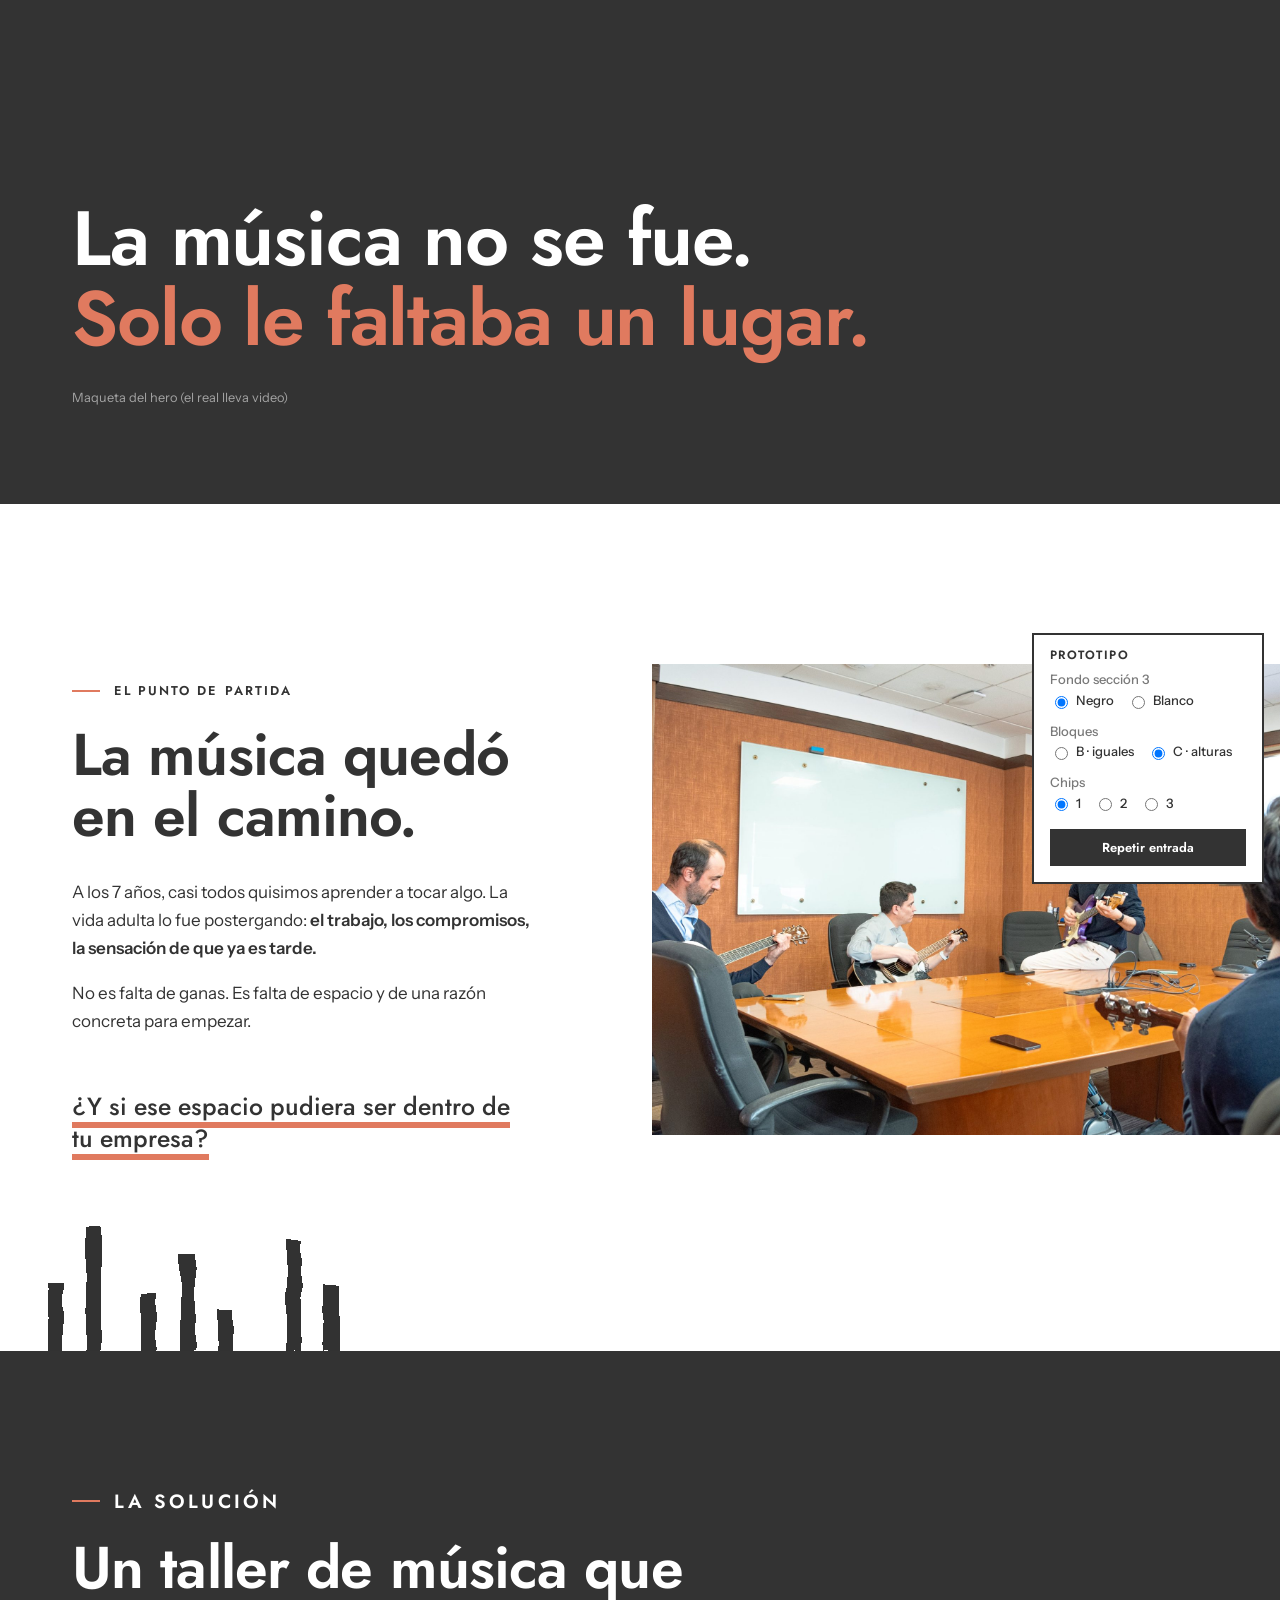
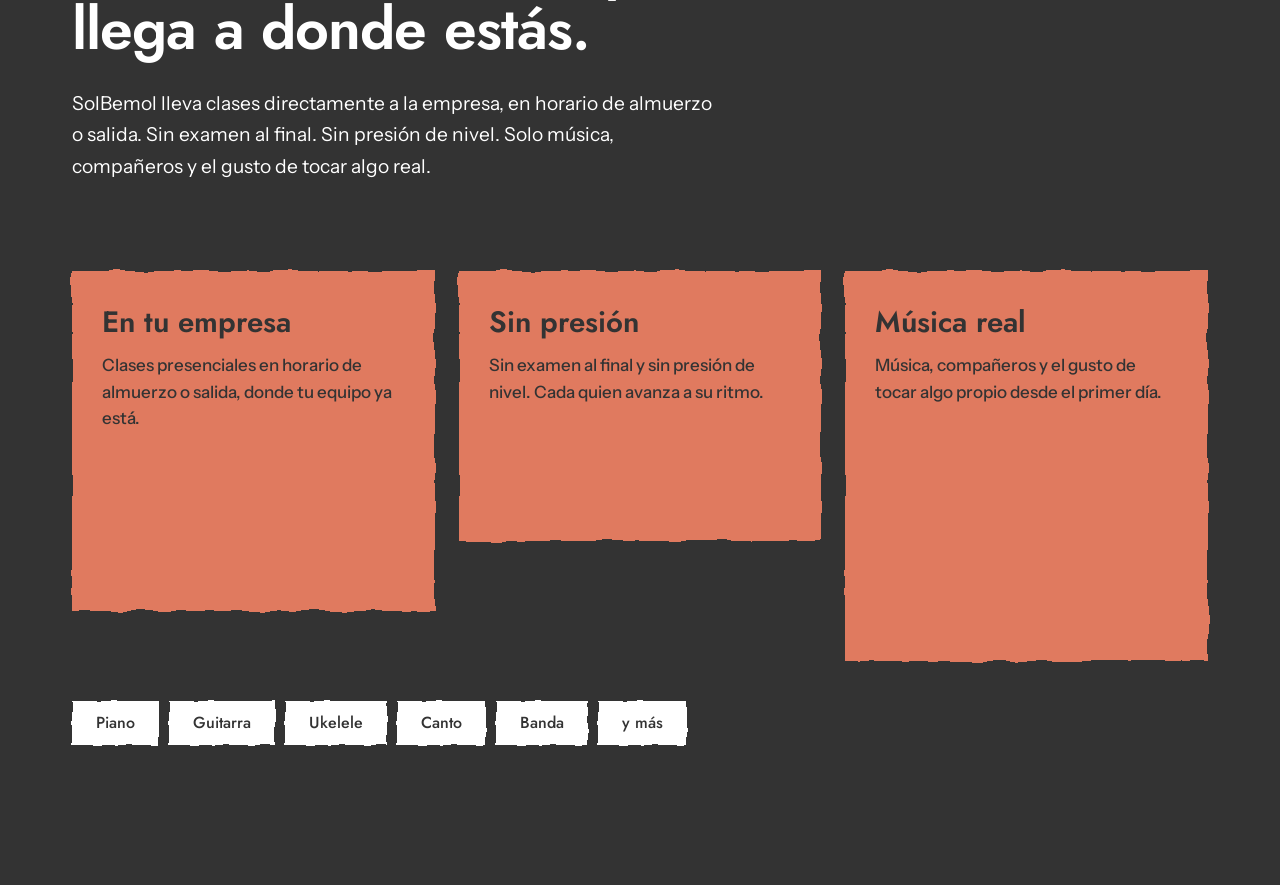
<file: solbemol-web/src/prototipo.html>
<!doctype html>
<html lang="es">
<head>
  <meta charset="utf-8">
  <meta name="viewport" content="width=device-width, initial-scale=1">
  <title>SolBemol — Prototipo secciones 2 y 3</title>
  <link rel="preconnect" href="https://fonts.googleapis.com">
  <link rel="preconnect" href="https://fonts.gstatic.com" crossorigin>
  <link href="https://fonts.googleapis.com/css2?family=Instrument+Sans:wght@400;500;600&family=Jost:wght@500;600&display=swap" rel="stylesheet">
  <link rel="stylesheet" href="css/prototipo.css">
</head>
<body data-bloques="C" data-chips="1">

  <!-- Filtros de borde rugoso (vibrante, orgánico) -->
  <svg width="0" height="0" aria-hidden="true" style="position:absolute">
    <filter id="rough" x="-4%" y="-4%" width="108%" height="108%">
      <feTurbulence type="fractalNoise" baseFrequency="0.035" numOctaves="2" seed="4" result="n"/>
      <feDisplacementMap in="SourceGraphic" in2="n" scale="7" xChannelSelector="R" yChannelSelector="G"/>
    </filter>
    <filter id="rough-s" x="-6%" y="-10%" width="112%" height="120%">
      <feTurbulence type="fractalNoise" baseFrequency="0.06" numOctaves="2" seed="9" result="n"/>
      <feDisplacementMap in="SourceGraphic" in2="n" scale="3.5" xChannelSelector="R" yChannelSelector="G"/>
    </filter>
  </svg>

  <!-- Hero: maqueta de transición. El real mantiene el video de Mux. -->
  <header class="hero-stub">
    <div class="grid"><div class="hero-stub__text">
      <h1>La música no se fue. <span>Solo le faltaba un lugar.</span></h1>
      <small>Maqueta del hero (el real lleva video)</small>
    </div></div>
  </header>

  <!-- 2 · Problema -->
  <section class="problema grid" id="problema" aria-labelledby="problema-t">
    <svg class="teclas" viewBox="0 0 300 140" aria-hidden="true">
      <g filter="url(#rough)">
        <rect x="0"   y="0" width="15" height="70"/>
        <rect x="38"  y="0" width="15" height="124"/>
        <rect x="94"  y="0" width="15" height="58"/>
        <rect x="132" y="0" width="15" height="96"/>
        <rect x="170" y="0" width="15" height="40"/>
        <rect x="238" y="0" width="15" height="110"/>
        <rect x="276" y="0" width="15" height="66"/>
      </g>
    </svg>
    <div class="problema__texto">
      <p class="eyebrow">El punto de partida</p>
      <h2 class="h2" id="problema-t">La música quedó en el camino.</h2>
      <p>A los 7 años, casi todos quisimos aprender a tocar algo. La vida adulta lo fue postergando: <strong>el trabajo, los compromisos, la sensación de que ya es tarde.</strong></p>
      <p>No es falta de ganas. Es falta de espacio y de una razón concreta para empezar.</p>
      <p class="problema__pregunta">¿Y si ese espacio pudiera ser dentro de tu empresa?</p>
    </div>
    <figure class="problema__foto">
      <img src="../assets/foto-guitarras.jpg" width="2000" height="1333"
           alt="Tres personas tocando guitarra alrededor de una mesa de reuniones, con una cuarta en primer plano">
    </figure>
  </section>

  <!-- 3 · Solución -->
  <section class="solucion grid" id="solucion" data-theme="negro" aria-labelledby="solucion-t">
    <div class="solucion__cab">
      <p class="eyebrow">La solución</p>
      <h2 class="h2" id="solucion-t">Un taller de música que llega a donde estás.</h2>
      <p>SolBemol lleva clases directamente a la empresa, en horario de almuerzo o salida. Sin examen al final. Sin presión de nivel. Solo música, compañeros y el gusto de tocar algo real.</p>
    </div>

    <div class="bloques">
      <article class="bloque rugoso" style="--i:0"><h3>En tu empresa</h3><p>Clases presenciales en horario de almuerzo o salida, donde tu equipo ya está.</p></article>
      <article class="bloque rugoso" style="--i:1"><h3>Sin presión</h3><p>Sin examen al final y sin presión de nivel. Cada quien avanza a su ritmo.</p></article>
      <article class="bloque rugoso" style="--i:2"><h3>Música real</h3><p>Música, compañeros y el gusto de tocar algo propio desde el primer día.</p></article>
    </div>

    <ul class="chips" aria-label="Instrumentos" style="list-style:none;padding:0;margin-block-end:0">
      <li class="chip" style="--i:0">Piano</li>
      <li class="chip" style="--i:1">Guitarra</li>
      <li class="chip" style="--i:2">Ukelele</li>
      <li class="chip" style="--i:3">Canto</li>
      <li class="chip" style="--i:4">Banda</li>
      <li class="chip" style="--i:5">y más</li>
    </ul>
  </section>

  <!-- Panel solo para el prototipo -->
  <aside class="panel" aria-label="Variantes del prototipo">
    <strong>Prototipo</strong>
    <fieldset><legend>Fondo sección 3</legend>
      <label><input type="radio" name="fondo" value="negro" checked> Negro</label>
      <label><input type="radio" name="fondo" value="blanco"> Blanco</label></fieldset>
    <fieldset><legend>Bloques</legend>
      <label><input type="radio" name="bloques" value="B"> B · iguales</label>
      <label><input type="radio" name="bloques" value="C" checked> C · alturas</label></fieldset>
    <fieldset><legend>Chips</legend>
      <label><input type="radio" name="chips" value="1" checked> 1</label>
      <label><input type="radio" name="chips" value="2"> 2</label>
      <label><input type="radio" name="chips" value="3"> 3</label></fieldset>
    <button type="button" id="repetir">Repetir entrada</button>
  </aside>

  <script src="js/prototipo.js" defer></script>
</body>
</html>
</file>
<file: solbemol-web/_archivo-v1/css/styles.css>
/* ============================================================
   SolBemol — Landing page · Hoja de estilos principal
   HTML/CSS/JS puro (sin frameworks) · mobile-first

   SISTEMA DE COLOR (inspirado en el piano: teclas blancas y negras)
   - Las ATMÓSFERAS de fondo son blanco / crema / negro-índigo.
   - Los demás tonos (terracota, arena, salvia) son ACENTOS.
   - Regla: UN solo acento por sección; no todas las secciones
     llevan acento (para no ensuciar la marca).
   - Cada sección declara su acento con la variable --accent.
   ============================================================ */

/* ------------------------------------------------------------
   1. TOKENS / VARIABLES
   ------------------------------------------------------------ */
:root {
  /* --- Atmósferas (blanco y negro del piano) --- */
  --c-blanco:  #FFFFFF;
  --c-crema:   #F3F0DD; /* crema (fondo claro cálido) */
  --c-ink:     #1B1C28; /* negro-tinta (tecla negra) */
  --c-indigo:  #383A5B; /* índigo oscuro (ahora solo acento) */
  --c-black:   #0B0B0E; /* el más oscuro: único fondo oscuro del sitio */
  --c-texto:   #333333; /* texto base sobre fondos claros */

  /* --- Acentos (uno por sección) --- */
  --c-terracota: #E07A5F;
  --c-arena:     #F2CB8D;
  --c-salvia:    #73B193;
  --c-terracota-hover: #cf674c;

  /* Acento activo de la sección (se sobreescribe por sección) */
  --accent: var(--c-terracota);

  /* --- Tipografía ---
     --font-display gobierna títulos y destacados.
     El día que cargues la fuente de marca "Ouma Latin" (@font-face
     comentado abajo), reemplaza SOLO el valor de esta variable. */
  --font-display: 'Jost', system-ui, -apple-system, Segoe UI, sans-serif;
  --font-body:    'Instrument Sans', system-ui, -apple-system, Segoe UI, sans-serif;

  /* Escala tipográfica fluida */
  --fs-hero:  clamp(2.6rem, 6vw, 5.25rem);
  --fs-h2:    clamp(1.9rem, 4vw, 3rem);
  --fs-h3:    clamp(1.2rem, 2.2vw, 1.55rem);
  --fs-lead:  clamp(1.1rem, 1.6vw, 1.35rem);
  --fs-body:  1rem;
  --fs-small: 0.875rem;

  /* Espaciado */
  --space-1: 0.5rem;  --space-2: 1rem;   --space-3: 1.5rem;
  --space-4: 2rem;    --space-5: 3rem;   --space-6: 4.5rem;  --space-7: 6.5rem;

  /* Layout */
  --container: 1180px;
  --container-narrow: 760px;
  --radius-s: 10px;  --radius-m: 20px;  --radius-l: 32px;  --radius-pill: 999px;

  /* Sombras */
  --shadow-s: 0 4px 14px rgba(27,28,40,0.08);
  --shadow-m: 0 16px 44px rgba(27,28,40,0.16);

  --ease: cubic-bezier(0.22, 1, 0.36, 1);
}

/* ------------------------------------------------------------
   FUENTE DE MARCA (futuro): "Ouma Latin"
   Descomenta, ajusta rutas y cambia --font-display arriba a:
   --font-display: 'Ouma Latin', 'Jost', system-ui, sans-serif;
   ------------------------------------------------------------ */
/*
@font-face {
  font-family: 'Ouma Latin';
  src: url('../assets/fonts/OumaLatin.woff2') format('woff2'),
       url('../assets/fonts/OumaLatin.woff')  format('woff');
  font-weight: 400 700; font-style: normal; font-display: swap;
}
*/

/* ------------------------------------------------------------
   2. RESET / BASE
   ------------------------------------------------------------ */
*, *::before, *::after { box-sizing: border-box; }
html { scroll-behavior: smooth; -webkit-text-size-adjust: 100%; }
body {
  margin: 0;
  font-family: var(--font-body);
  font-size: var(--fs-body);
  line-height: 1.65;
  color: var(--c-texto);
  background: var(--c-blanco);
  -webkit-font-smoothing: antialiased;
  text-rendering: optimizeLegibility;
  overflow-x: hidden;
}
img, svg, picture { max-width: 100%; display: block; }
a { color: inherit; text-decoration: none; }
ul { margin: 0; padding: 0; list-style: none; }
h1, h2, h3, h4 {
  font-family: var(--font-display);
  font-weight: 600; line-height: 1.12;
  margin: 0 0 var(--space-2); color: var(--c-ink);
}
p { margin: 0 0 var(--space-2); }
:focus-visible { outline: 3px solid var(--accent); outline-offset: 3px; border-radius: 4px; }

/* ------------------------------------------------------------
   3. UTILIDADES DE LAYOUT + ATMÓSFERAS
   ------------------------------------------------------------ */
.container { width: 100%; max-width: var(--container); margin-inline: auto; padding-inline: var(--space-3); }
.container--narrow { max-width: var(--container-narrow); }

.section { padding-block: var(--space-6); position: relative; }
@media (min-width: 768px) { .section { padding-block: var(--space-7); } }

/* Atmósferas de fondo */
.atmos-white { background: var(--c-blanco); color: var(--c-texto); }
.atmos-cream { background: #FFFFFF;         color: var(--c-texto); }
.atmos-ink   { background: var(--c-black);  color: #F4F4F2; }
.atmos-indigo{ background: var(--c-black);  color: #F4F4F2; }

/* En atmósferas oscuras, los títulos van claros */
.atmos-ink h1, .atmos-ink h2, .atmos-ink h3,
.atmos-indigo h1, .atmos-indigo h2, .atmos-indigo h3 { color: #fff; }

/* Acento por sección (declara la variable en el <section>) */
.accent-terracota { --accent: var(--c-terracota); }
.accent-arena     { --accent: var(--c-arena); }
.accent-salvia    { --accent: var(--c-salvia); }
.accent-none      { --accent: #333333; } /* sin acento cromático: neutro (blanco y negro puro) */
.atmos-ink.accent-none, .atmos-indigo.accent-none { --accent: #C9C9C7; } /* acento neutro claro sobre fondo oscuro */

/* Encabezado de sección */
.section__head { max-width: 62ch; margin-bottom: var(--space-4); }
.section__eyebrow {
  font-family: var(--font-display); font-weight: 600;
  text-transform: uppercase; letter-spacing: 0.16em;
  font-size: var(--fs-small); color: var(--accent);
  display: inline-flex; align-items: center; gap: 0.6em; margin-bottom: var(--space-2);
}
.section__eyebrow::before { content: ""; width: 26px; height: 2px; background: var(--accent); }
.section__title { font-size: var(--fs-h2); }
.section__intro { font-size: var(--fs-lead); }
.atmos-ink .section__intro, .atmos-indigo .section__intro { color: #CBCBC9; }

/* Accesibilidad */
.visually-hidden {
  position: absolute; width: 1px; height: 1px; padding: 0; margin: -1px;
  overflow: hidden; clip: rect(0 0 0 0); white-space: nowrap; border: 0;
}
.skip-link {
  position: absolute; left: var(--space-2); top: -60px; z-index: 300;
  background: var(--c-terracota); color: #fff;
  padding: var(--space-1) var(--space-2); border-radius: var(--radius-s);
  transition: top 0.2s var(--ease);
}
.skip-link:focus { top: var(--space-2); }


/* ------------------------------------------------------------
   4. BOTONES
   ------------------------------------------------------------ */
.btn {
  display: inline-flex; align-items: center; gap: 0.55em;
  font-family: var(--font-display); font-weight: 600; font-size: 1.05rem;
  padding: 0.85em 1.6em; border-radius: var(--radius-pill);
  border: 2px solid transparent; cursor: pointer;
  transition: transform 0.25s var(--ease), background 0.25s var(--ease), box-shadow 0.25s var(--ease), color 0.25s var(--ease);
}
.btn:hover { transform: translateY(-2px); }
.btn:active { transform: translateY(0); }

.btn--primary { background: var(--accent); color: #fff; box-shadow: var(--shadow-s); }
.btn--primary:hover { background: var(--c-terracota-hover); box-shadow: var(--shadow-m); }

/* Botón secundario que se adapta a la atmósfera */
.btn--ghost { background: transparent; color: var(--c-ink); border-color: currentColor; }
.btn--ghost:hover { background: var(--c-ink); color: #fff; }
.atmos-ink .btn--ghost, .atmos-indigo .btn--ghost,
.hero .btn--ghost { color: #fff; }
.atmos-ink .btn--ghost:hover, .atmos-indigo .btn--ghost:hover,
.hero .btn--ghost:hover { background: #fff; color: var(--c-ink); }

/* ------------------------------------------------------------
   5. HEADER / NAV  (transparente, logo centrado, auto-oculto)
   ------------------------------------------------------------ */
.site-header {
  position: fixed; top: 0; left: 0; right: 0; z-index: 100;
  transform: translateY(0);
  transition: transform 0.4s var(--ease), background 0.35s var(--ease), backdrop-filter 0.35s var(--ease);
  background: transparent;
}
.site-header.is-hidden { transform: translateY(-100%); }
/* Cuando se revela sobre contenido (fuera del hero): fondo índigo translúcido */
.site-header.is-solid {
  background: color-mix(in srgb, var(--c-black) 92%, transparent);
  backdrop-filter: blur(10px);
  box-shadow: 0 6px 24px rgba(27,28,40,0.22);
}

.site-header__inner {
  display: grid; grid-template-columns: 1fr auto 1fr; align-items: center;
  gap: var(--space-2); padding-block: var(--space-2);
}
.site-header__side { font-family: var(--font-display); font-weight: 500;
  font-size: var(--fs-small); color: rgba(255,255,255,0.82); letter-spacing: 0.04em; }
.site-header__side--left { justify-self: start; }
@media (max-width: 720px) { .site-header__side { display: none; } }

.site-header__logo { grid-column: 2; justify-self: center; }
.site-header__logo img { height: 34px; width: auto; }
/* Logo blanco sobre el header (siempre atmósfera oscura o índigo) */

.nav-toggle {
  grid-column: 3; justify-self: end;
  display: inline-flex; flex-direction: column; justify-content: center; gap: 5px;
  width: 46px; height: 46px; padding: 10px;
  background: transparent; border: 0; cursor: pointer;
}
.nav-toggle span { display: block; height: 2px; width: 100%; background: #fff; border-radius: 2px;
  transition: transform 0.3s var(--ease), opacity 0.2s var(--ease); }
.nav-toggle[aria-expanded="true"] span:nth-child(1) { transform: translateY(7px) rotate(45deg); }
.nav-toggle[aria-expanded="true"] span:nth-child(2) { opacity: 0; }
.nav-toggle[aria-expanded="true"] span:nth-child(3) { transform: translateY(-7px) rotate(-45deg); }

/* Panel de navegación deslizante (fondo índigo) */
.nav {
  position: fixed; inset: 0 0 0 auto; width: min(84vw, 340px);
  background: var(--c-black); color: #F4F4F2;
  box-shadow: -14px 0 44px rgba(27,28,40,0.35);
  transform: translateX(100%); transition: transform 0.4s var(--ease);
  padding: var(--space-7) var(--space-5) var(--space-5);
  z-index: 110; display: flex; flex-direction: column;
}
.nav.is-open { transform: translateX(0); }
body.nav-open { overflow: hidden; }

.nav__title { color: var(--c-arena); font-size: 1.05rem; text-transform: uppercase;
  letter-spacing: 0.14em; margin-bottom: var(--space-4); }
.nav__list { display: flex; flex-direction: column; gap: var(--space-3); }
.nav__link { font-family: var(--font-display); font-weight: 500; font-size: 1.4rem; color: #FFFFFF;
  position: relative; width: max-content; }
.nav__link::after { content: ""; position: absolute; left: 0; bottom: -3px; width: 100%; height: 2px;
  background: var(--c-arena); transform: scaleX(0); transform-origin: left; transition: transform 0.3s var(--ease); }
.nav__link:hover::after, .nav__link:focus-visible::after { transform: scaleX(1); }

.nav-backdrop {
  position: fixed; inset: 0; background: rgba(20,21,32,0.5);
  opacity: 0; visibility: hidden; transition: opacity 0.35s var(--ease), visibility 0.35s;
  z-index: 105;
}
.nav-backdrop.is-open { opacity: 1; visibility: visible; }

/* ------------------------------------------------------------
   6. HERO  (imagen a sangre, contenido sobrio, sin animación)
   ------------------------------------------------------------ */
.hero {
  position: relative; min-height: 100svh;
  display: flex; align-items: center;
  color: #fff; overflow: hidden;
}
.hero__bg { position: absolute; inset: 0; z-index: 0; background: var(--c-black); }
.hero__bg img, .hero__bg video { width: 100%; height: 100%; object-fit: cover; display: block; }
/* <mux-video> lleva el <video> en su interior: se cubre el espacio con la
   variable propia de Mux (--media-object-fit), no con object-fit directo. */
.hero__bg mux-video { display: block; width: 100%; height: 100%; --media-object-fit: cover; --media-object-position: center; }
.hero__overlay {
  position: absolute; inset: 0; z-index: 1;
  /* Doble degradado: oscurece la izquierda (donde va el texto) y la banda
     central/inferior, para garantizar legibilidad sobre cualquier imagen. */
  background:
    linear-gradient(90deg, rgba(20,21,32,0.80) 0%, rgba(20,21,32,0.32) 55%, rgba(20,21,32,0.05) 100%),
    linear-gradient(180deg, rgba(20,21,32,0.55) 0%, rgba(20,21,32,0.30) 22%, rgba(20,21,32,0.55) 58%, rgba(20,21,32,0.90) 100%);
}
.hero__content {
  position: relative; z-index: 2;
  padding-block: var(--space-6);
  width: 100%;
  display: flex; align-items: center; justify-content: space-between;
  gap: var(--space-5);
}
.hero__text { max-width: 700px; }

/* Pictograma de marca (picto1) recoloreado con mask para poder resaltarlo
   en el color que queramos; deja ver el video a su alrededor. */
.hero__figure {
  flex: 0 0 auto;
  width: clamp(190px, 26vw, 360px);
  color: rgba(255, 255, 255, 0.5); /* neutro semitransparente por defecto */
  transition: color 0.4s var(--ease);
}
.hero__figure:hover { color: var(--c-arena); } /* al hover gana el amarillo de marca */
.hero__figure .hero__picto { width: 100%; height: auto; display: block; }
@media (max-width: 899px) {
  .hero__content { flex-direction: column; align-items: flex-start; }
  .hero__figure { display: none; }
}
.hero__eyebrow {
  font-family: var(--font-display); font-weight: 600; text-transform: uppercase;
  letter-spacing: 0.18em; font-size: var(--fs-small); color: #fff; opacity: 0.9;
  display: inline-flex; align-items: center; gap: 0.6em; margin-bottom: var(--space-3);
}
.hero__eyebrow::before { content: ""; width: 28px; height: 2px; background: var(--c-terracota); }
.hero__title { color: #fff; font-size: var(--fs-hero); letter-spacing: -0.01em; margin-bottom: var(--space-3); text-wrap: balance; }
/* Cada frase es una línea propia: en escritorio se mantiene continua (nowrap);
   en móvil puede envolver de forma natural por palabras. */
.hero__line { display: block; }
.hero__line--accent { color: var(--c-terracota); }
.hero__title .accent { color: var(--c-terracota); } /* compatibilidad */
.hero__subtitle { font-size: var(--fs-lead); color: rgba(255,255,255,0.92); max-width: 46ch; margin-bottom: var(--space-4); }
/* Nota musical al final de la bajada (glifo de Noto Music) */
.hero__subtitle .note { font-family: 'Noto Music', var(--font-body); color: var(--c-terracota); font-size: 1.1em; line-height: 1; }
.hero__actions { display: flex; flex-wrap: wrap; gap: var(--space-2); align-items: center; }
.hero__instruments {
  margin-top: var(--space-5);
  font-family: var(--font-display); font-weight: 500;
  text-transform: uppercase; letter-spacing: 0.14em; font-size: var(--fs-small);
  color: rgba(255,255,255,0.85);
}
.hero__instruments span { white-space: nowrap; }

/* ------------------------------------------------------------
   7. TEXTO / BLOQUES DE CONTENIDO
   ------------------------------------------------------------ */
.prose { max-width: 62ch; }
.prose p { font-size: var(--fs-lead); }

/* Frase pivote / destacada */
.pivot {
  font-family: var(--font-display); font-weight: 600;
  font-size: var(--fs-h3); color: var(--accent);
  border-left: 3px solid var(--accent);
  padding-left: var(--space-3); margin-top: var(--space-4);
}

/* Lista de instrumentos (chips) */
.chips { display: flex; flex-wrap: wrap; gap: var(--space-1) var(--space-2); margin-top: var(--space-3); }
.chips li {
  font-family: var(--font-display); font-weight: 500; font-size: var(--fs-small);
  padding: 0.35em 0.95em; border-radius: var(--radius-pill);
  border: 1.5px solid color-mix(in srgb, var(--accent) 55%, transparent);
  color: var(--c-ink);
}

/* Grilla de puntos (features / beneficios) */
.grid-features { display: grid; gap: var(--space-3); grid-template-columns: 1fr; margin-top: var(--space-4); }
@media (min-width: 680px) { .grid-features { grid-template-columns: repeat(3, 1fr); } }
.feature {
  padding: var(--space-3); border-radius: var(--radius-m);
  background: rgba(0,0,0,0.035);
  border: 1px solid color-mix(in srgb, var(--accent) 45%, transparent);
}
.feature__num { font-family: var(--font-display); font-weight: 600; color: var(--accent); font-size: 1.4rem; }
.feature h3 { font-size: var(--fs-h3); margin-top: var(--space-1); }
.feature p { margin: 0; }

/* Lista de beneficios con check */
.checklist { display: grid; gap: var(--space-2); margin-top: var(--space-3); }
@media (min-width: 680px) { .checklist { grid-template-columns: 1fr 1fr; } }
.checklist li { display: flex; gap: 0.7em; align-items: flex-start; font-size: var(--fs-lead); }
.checklist li::before {
  content: "♪"; color: var(--accent); font-size: 1.1em; line-height: 1.4; flex: none;
}

/* ------------------------------------------------------------
   8. HISTORIAS (testimonios)
   ------------------------------------------------------------ */
.stories { display: grid; gap: var(--space-4); grid-template-columns: 1fr; margin-top: var(--space-4); }
@media (min-width: 780px) { .stories { grid-template-columns: 1fr 1fr; } }
.story {
  background: color-mix(in srgb, #fff 8%, transparent);
  border: 1px solid rgba(255,255,255,0.14);
  border-radius: var(--radius-l); padding: var(--space-4);
}
.story__name { font-family: var(--font-display); font-weight: 600; font-size: var(--fs-h3); color: #fff; }
.story__tag { display: inline-block; font-size: var(--fs-small); color: var(--accent);
  text-transform: uppercase; letter-spacing: 0.12em; margin-bottom: var(--space-2); }
.story__intro { color: #D6D3C6; margin-bottom: var(--space-3); }
.story blockquote {
  margin: 0; padding-left: var(--space-3); border-left: 3px solid var(--accent);
  font-style: italic; color: #F3F0DD;
}
.stories-close { margin-top: var(--space-5); font-family: var(--font-display); font-weight: 500;
  font-size: var(--fs-h3); color: var(--c-arena); text-align: center; }

/* ------------------------------------------------------------
   9. CITA GRANDE (diferenciador / RRHH)
   ------------------------------------------------------------ */
.pullquote {
  margin: var(--space-4) 0 0; padding: var(--space-4);
  border-radius: var(--radius-m); background: rgba(0,0,0,0.035);
  border-left: 4px solid var(--accent);
}
.pullquote p { font-family: var(--font-display); font-weight: 500; font-size: var(--fs-h3);
  font-style: italic; margin: 0 0 var(--space-1); color: inherit; }
.pullquote cite { font-style: normal; font-size: var(--fs-small); opacity: 0.85; }

/* ------------------------------------------------------------
   10. FORMULARIO DE CONTACTO
   ------------------------------------------------------------ */
.contact-grid { display: grid; gap: var(--space-5); grid-template-columns: 1fr; }
@media (min-width: 900px) { .contact-grid { grid-template-columns: 0.9fr 1.1fr; align-items: start; } }

.form { display: grid; gap: var(--space-3); }
.form__row { display: grid; gap: var(--space-3); }
@media (min-width: 560px) { .form__row--2 { grid-template-columns: 1fr 1fr; } }
.field { display: flex; flex-direction: column; gap: 0.4em; }
.field label { font-family: var(--font-display); font-weight: 500; font-size: var(--fs-small); color: #F3F0DD; }
.field .opt { opacity: 0.6; font-weight: 400; }
.field input, .field textarea {
  font-family: var(--font-body); font-size: 1rem; color: #fff;
  background: rgba(255,255,255,0.06); border: 1.5px solid rgba(255,255,255,0.22);
  border-radius: var(--radius-s); padding: 0.75em 0.9em; width: 100%;
  transition: border-color 0.2s var(--ease), background 0.2s var(--ease);
}
.field input::placeholder, .field textarea::placeholder { color: rgba(255,255,255,0.4); }
.field input:focus, .field textarea:focus { outline: none; border-color: var(--accent); background: rgba(255,255,255,0.10); }
.field textarea { resize: vertical; min-height: 120px; }
.field.has-error input, .field.has-error textarea { border-color: #ff8f70; }
.field__error { color: #ffb59f; font-size: var(--fs-small); min-height: 1em; }
.form__submit { justify-self: start; }
.form__note { font-size: var(--fs-small); color: #C9C6BA; }
.form__status { font-family: var(--font-display); font-weight: 500; padding: var(--space-2) 0; min-height: 1.5em; }
.form__status.is-ok { color: var(--c-salvia); }

/* ------------------------------------------------------------
   11. FOOTER  (se rediseñará más adelante — no modificar por ahora)
   ------------------------------------------------------------ */
.site-footer { background: #0B0B0E; color: #FFFFFF; padding-block: var(--space-6) var(--space-4); }
.site-footer a { color: #FFFFFF; }
.site-footer a:hover { color: rgba(255,255,255,0.55); }
.site-footer__grid { display: grid; gap: var(--space-4); grid-template-columns: 1fr; }
@media (min-width: 720px) { .site-footer__grid { grid-template-columns: 1.4fr 1fr 1fr; } }
.site-footer__logo img { height: 40px; margin-bottom: var(--space-2); }
.site-footer__tagline { max-width: 32ch; opacity: 0.85; }
.site-footer h3 { color: #FFFFFF; font-size: 1.1rem; margin-bottom: var(--space-2); }
.site-footer__links li { margin-bottom: var(--space-1); }
/* Logotipo grande de cierre (blanco, a todo el ancho) */
.site-footer__wordmark { color: #FFFFFF; padding: var(--space-5) 0 var(--space-4); }
.site-footer__wordmark-svg { width: 100%; height: auto; display: block; }
.site-footer__tagline-svg { width: clamp(170px, 26vw, 300px); height: auto; display: block; margin-top: var(--space-2); }
@media (max-width: 640px) { .site-footer__tagline { display: none; } }
.site-footer__bottom { margin-top: var(--space-5); padding-top: var(--space-3);
  border-top: 1px solid rgba(255,255,255,0.16); display: flex; flex-wrap: wrap; gap: var(--space-2);
  justify-content: space-between; align-items: center; font-size: var(--fs-small); opacity: 0.8; }

/* ------------------------------------------------------------
   12. APARICIÓN AL SCROLL
   ------------------------------------------------------------ */
.reveal { opacity: 0; transform: translateY(24px); transition: opacity 0.7s var(--ease), transform 0.7s var(--ease); }
.reveal.is-visible { opacity: 1; transform: none; }

/* ------------------------------------------------------------
   13. MOVIMIENTO REDUCIDO
   ------------------------------------------------------------ */
@media (prefers-reduced-motion: reduce) {
  *, *::before, *::after {
    animation-duration: 0.001ms !important; animation-iteration-count: 1 !important;
    transition-duration: 0.001ms !important; scroll-behavior: auto !important;
  }
  .reveal { opacity: 1; transform: none; }
}



/* ------------------------------------------------------------
   14. CINTA REACTIVA DE MARCA — onda vertical fija al borde
   izquierdo, activada por scroll. Vive dentro de .wave-scope
   (de "problema" a "contacto"): el hero esconde su arranque,
   el footer esconde su cierre. Barras horizontales ancladas en
   x=0 — solo se ve la mitad de una figura simétrica, la otra
   mitad queda fuera de pantalla y no se dibuja.
   Inactiva = largo fijo (calma). Activa = largo variable según
   una envolvente de onda (en movimiento) + color de marca.
   El dibujo vive en <div>s generados por JS (ver js/main.js).
   ------------------------------------------------------------ */
.wave-scope { position: relative; --wave-w: clamp(150px, 16vw, 260px); --wave-gap: 40px; }

.wave-edge {
  position: sticky;
  top: 0;
  height: 100vh;
  margin-bottom: calc(-1 * 100vh);
  width: var(--wave-w);
  overflow: hidden;
  pointer-events: none;
  z-index: 5;
}

.wave-edge__line {
  position: absolute;
  left: 0; top: 50%;
  width: 100%; height: 1px;
  background: #EFBF7B;
  opacity: .25;
}
.wave-edge__line::before {
  content: "";
  position: absolute;
  left: 0; top: 50%;
  width: 6px; height: 6px;
  background: #EFBF7B;
  border-radius: 50%;
  transform: translate(-50%, -50%);
}

.wave-edge__track {
  position: absolute;
  left: 0; top: 50%;
  display: flex;
  flex-direction: column;
  align-items: flex-start;
  gap: 5px;
  will-change: transform;
}

.wave-bar {
  height: 4px;
  border-radius: 0 3px 3px 0;
  background: rgba(239,191,123,0.22);
  transition: width .18s cubic-bezier(.22,.9,.3,1), background-color .15s ease, box-shadow .15s ease;
  flex: 0 0 auto;
}
.wave-bar.is-active {
  background: #EFBF7B;
}
.wave-bar.is-current {
  box-shadow: 0 0 14px rgba(239,191,123,.55);
}

/* Sólo en desktop la cinta ocupa espacio y empuja el texto */
@media (min-width: 900px) {
  .wave-scope .container { padding-left: calc(var(--wave-w) + var(--wave-gap)); }
}
/* En móvil se quita por completo (texto a ancho normal) */
@media (max-width: 899px) { .wave-edge { display: none; } }

@media (prefers-reduced-motion: reduce) {
  .wave-bar { transition: none; }
}
</file>
<file: solbemol-web/src/css/prototipo.css>
@import url('tokens.css');

*, *::before, *::after { box-sizing: border-box; }
html { -webkit-text-size-adjust: 100%; }
body { margin: 0; font-family: var(--font-body); font-size: var(--fs-body); line-height: 1.65;
       color: var(--negro); background: var(--blanco); -webkit-font-smoothing: antialiased; }
img { display: block; max-width: 100%; }
h1, h2, h3, p { margin: 0; }
:focus-visible { outline: 3px solid var(--acento); outline-offset: 3px; }

/* Rejilla con sangrado: 12 columnas centradas + márgenes elásticos hasta el borde */
.grid {
  display: grid;
  column-gap: var(--gap);
  grid-template-columns:
    minmax(var(--gutter), 1fr)
    repeat(12, minmax(0, calc((var(--container) - 11 * var(--gap)) / 12)))
    minmax(var(--gutter), 1fr);
}

.eyebrow {
  display: flex; align-items: center; gap: 14px;
  font: 600 0.8rem/1 var(--font-display); letter-spacing: 0.16em; text-transform: uppercase;
}
.eyebrow::before { content: ""; width: 28px; height: 2px; background: var(--acento); }

.h2 { font: 600 var(--fs-h2)/1.04 var(--font-display); letter-spacing: -0.015em; text-wrap: balance; }

/* ---------- Hero (maqueta; el real lleva video) ---------- */
.hero-stub { background: var(--negro); color: var(--blanco); min-height: 56vh;
             display: flex; align-items: flex-end; padding: 0 0 clamp(48px, 8vw, 96px); }
.hero-stub .grid { width: 100%; }
.hero-stub__text { grid-column: 2 / 12; }
.hero-stub h1 { font: 600 clamp(2.6rem, 6vw, 5rem)/1.04 var(--font-display); letter-spacing: -0.015em; }
.hero-stub h1 span { display: block; color: var(--acento); }
.hero-stub small { display: block; margin-top: 28px; font-size: .8rem; opacity: .55; }

/* ---------- Sección 2 · Problema (blanco) ---------- */
.problema { position: relative; background: var(--blanco); color: var(--negro);
            padding: var(--section-y) 0 calc(var(--section-y) + 56px); overflow: hidden; }
.problema__texto { grid-column: 2 / 7; align-self: center; padding-top: 40px; }
.problema__texto .h2 { margin: 26px 0 32px; }
.problema__texto p + p { margin-top: 1em; }
.problema__texto p { max-width: 46ch; }
.problema__texto strong { font-weight: 600; }
.problema__pregunta { margin-top: 2.2em !important; font: 500 1.55rem/1.3 var(--font-display);
  text-decoration: underline; text-decoration-color: var(--acento); text-decoration-thickness: 6px;
  text-underline-offset: 7px; text-decoration-skip-ink: none; }
.problema__foto { grid-column: 8 / 15; margin: 0; align-self: center; }
.problema__foto img { width: 100%; height: auto; aspect-ratio: 4 / 3; object-fit: cover; object-position: 22% 50%; }

/* Teclas que nacen del borde inferior (esquina), del mismo color que la sección siguiente */
.teclas { position: absolute; bottom: 0; left: max(var(--gutter), calc((100% - var(--container)) / 2));
          width: 300px; height: 140px; fill: var(--negro); pointer-events: none; transform: scaleY(-1); }

/* ---------- Sección 3 · Solución (negro o blanco, alternable) ---------- */
.solucion { padding: var(--section-y) 0; background: var(--s-bg); color: var(--s-fg); }
.solucion[data-theme="negro"]  { --s-bg: var(--negro);  --s-fg: var(--blanco); }
.solucion[data-theme="blanco"] { --s-bg: var(--blanco); --s-fg: var(--negro); }
.solucion__cab { grid-column: 2 / 9; }
.solucion__cab .h2 { margin: 26px 0 28px; }
.solucion__cab p { max-width: 52ch; font-size: var(--fs-lead); }
.bloques { grid-column: 2 / 14; display: grid; grid-template-columns: repeat(3, 1fr);
           gap: var(--gap); align-items: start; margin-top: clamp(48px, 7vw, 88px); }

/* Superficie rugosa: solo el fondo se deforma, el texto queda nítido */
.rugoso { position: relative; isolation: isolate; }
.rugoso::before { content: ""; position: absolute; inset: 0; z-index: -1; background: var(--acento);
                  filter: url(#rough); }

.bloque { padding: 34px 30px 44px; color: var(--negro);
          opacity: 0; transform: translateY(44px);
          transition: opacity .8s var(--ease), transform .9s var(--ease);
          transition-delay: calc(var(--i) * 150ms); }
.bloques.is-in .bloque { opacity: 1; transform: none; }
.bloque h3 { font: 600 clamp(1.45rem, 2.3vw, 1.85rem)/1.15 var(--font-display); margin-bottom: 14px; }
.bloque p { font-weight: 500; line-height: 1.55; }

/* Variante B: alturas iguales */
body[data-bloques="B"] .bloque { min-height: 300px; }
/* Variante C: alturas distintas (teclas vistas de frente) + se hunden al pasar el cursor */
body[data-bloques="C"] .bloque:nth-child(1) { min-height: 340px; }
body[data-bloques="C"] .bloque:nth-child(2) { min-height: 270px; }
body[data-bloques="C"] .bloque:nth-child(3) { min-height: 390px; }
body[data-bloques="C"] .bloques.is-in .bloque:hover { transform: translateY(10px); transition-delay: 0ms; transition-duration: .25s; }

/* Chips de instrumentos: siempre en el color opuesto al fondo de la sección */
.chips { grid-column: 2 / 14; display: flex; flex-wrap: wrap; gap: 10px; margin-top: 40px; }
.chip { position: relative; isolation: isolate; color: var(--s-bg);
        font: 500 1rem/1 var(--font-display); padding: 14px 24px;
        opacity: 0; transform: translateY(16px);
        transition: opacity .6s var(--ease), transform .7s var(--ease), translate .2s var(--ease);
        transition-delay: calc(550ms + var(--i) * 70ms); }
.chip::before { content: ""; position: absolute; inset: 0; z-index: -1; background: var(--s-fg); filter: url(#rough-s); }
.chips.is-in .chip { opacity: 1; transform: none; }
.chips.is-in .chip:hover { translate: 0 3px; transition-delay: 0ms; }

/* Chips 2: teclas altas, alturas alternadas como blancas y negras */
body[data-chips="2"] .chips { gap: 5px; align-items: flex-start; }
body[data-chips="2"] .chip { width: 82px; display: flex; align-items: flex-end; justify-content: center; padding: 0 0 20px; }
body[data-chips="2"] .chip:nth-child(odd)  { height: 124px; }
body[data-chips="2"] .chip:nth-child(even) { height: 92px; }
/* Chips 3: un solo teclado segmentado */
body[data-chips="3"] .chips { gap: 3px; }
body[data-chips="3"] .chip { padding: 16px 26px; }

/* ---------- Panel de prototipo (no es parte del sitio) ---------- */
.panel { position: fixed; right: 16px; bottom: 16px; z-index: 50; width: 232px; padding: 14px 16px 16px;
         background: #fff; color: #333; border: 2px solid #333; font: 500 13px/1.3 var(--font-body); }
.panel strong { display: block; font: 600 12px/1 var(--font-display); letter-spacing: .12em; text-transform: uppercase; margin-bottom: 10px; }
.panel fieldset { border: 0; padding: 0; margin: 0 0 10px; }
.panel legend { padding: 0; margin-bottom: 4px; opacity: .65; }
.panel label { display: inline-flex; align-items: center; gap: 5px; margin-right: 10px; cursor: pointer; }
.panel button { width: 100%; margin-top: 4px; padding: 9px; background: #333; color: #fff; border: 0; font: 600 13px var(--font-display); cursor: pointer; }

/* ---------- Responsive ---------- */
@media (max-width: 900px) {
  .problema__texto { grid-column: 2 / 14; padding-top: 80px; }
  .problema__foto  { grid-column: 1 / -1; margin-top: 48px; }
  .solucion__cab, .bloques, .chips { grid-column: 2 / 14; }
  .bloques { grid-template-columns: 1fr; }
  body[data-bloques] .bloque { min-height: 0 !important; }
  .hero-stub__text { grid-column: 2 / 14; }
  .panel { width: auto; left: 16px; }
}

@media (prefers-reduced-motion: reduce) {
  .bloque, .chip { opacity: 1 !important; transform: none !important; transition: none !important; }
}
</file>
